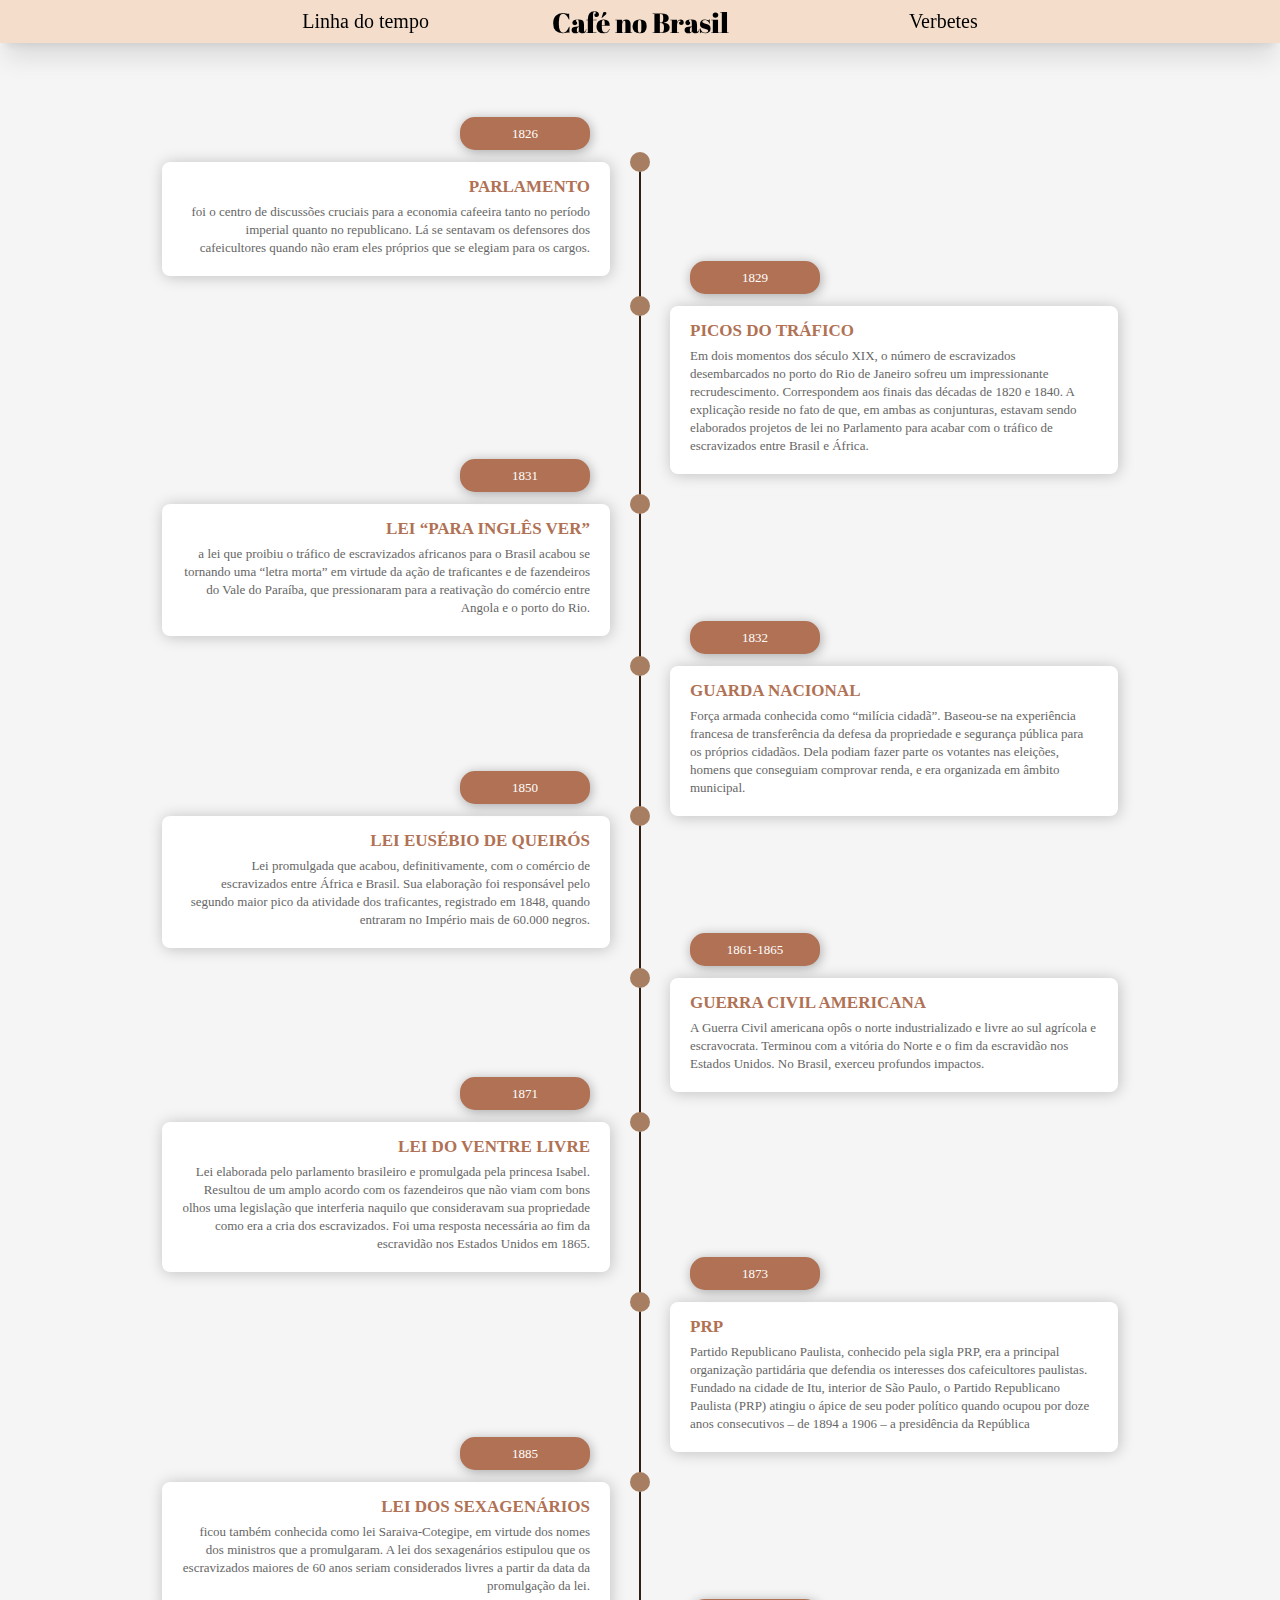
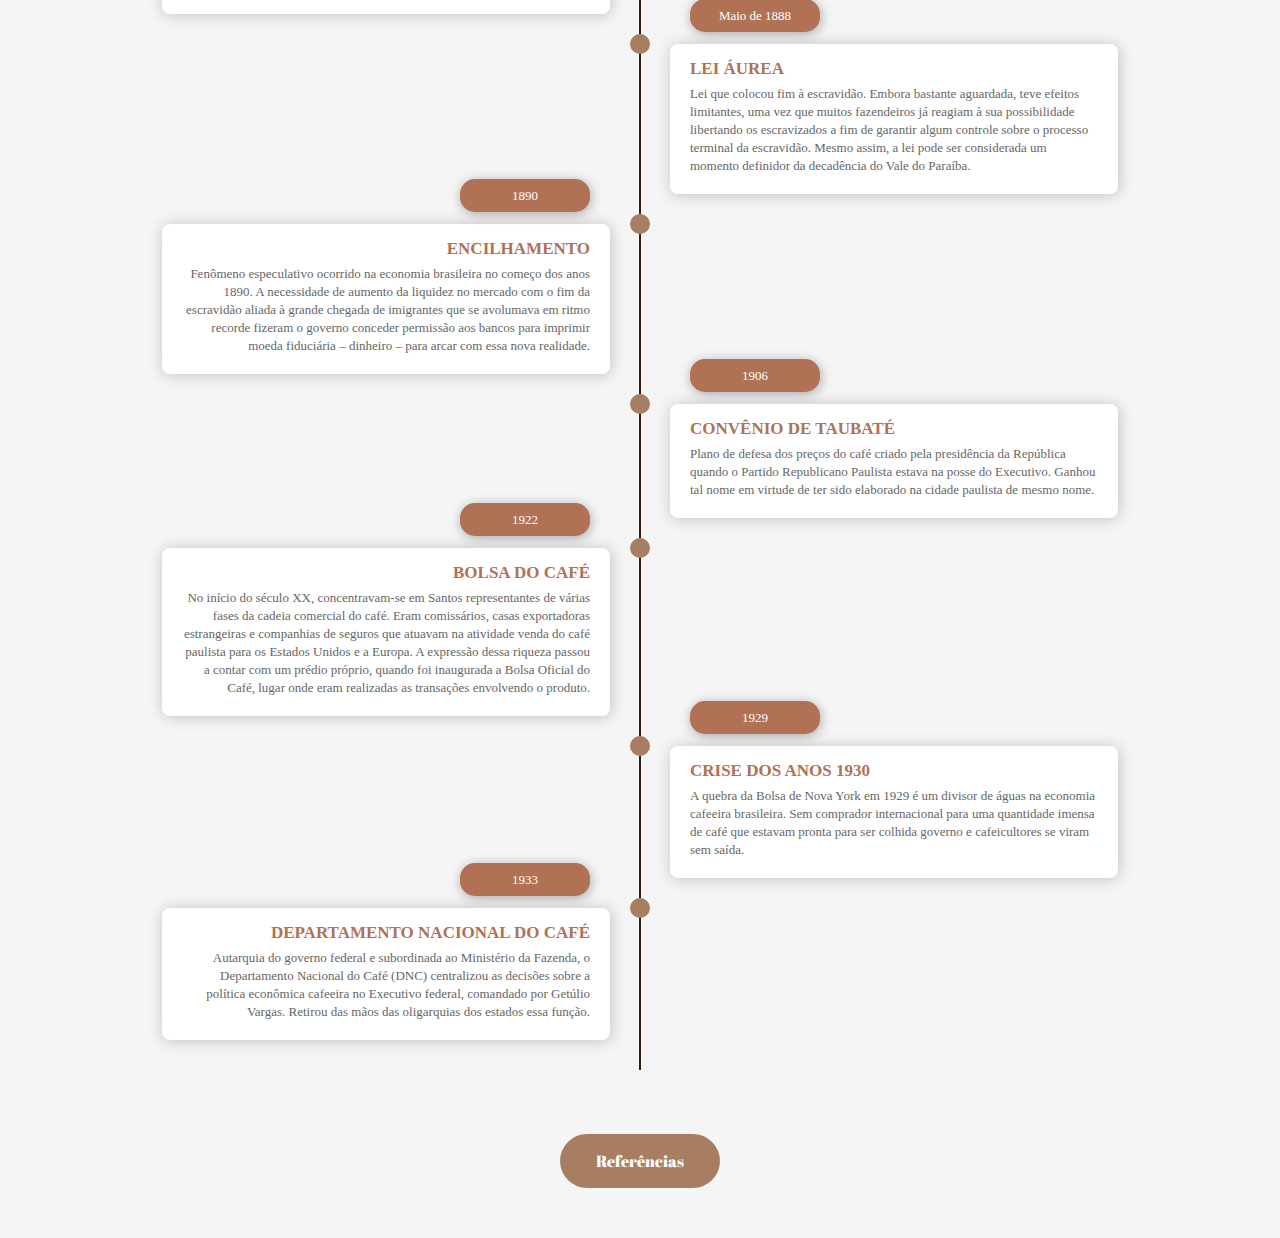
<file: index.html>
<!DOCTYPE html>
<html lang="en">
  <head>
    <meta charset="UTF-8" />
    <meta http-equiv="X-UA-Compatible" content="IE=edge" />
    <meta name="viewport" content="width=device-width, initial-scale=1.0" />
    <link rel="stylesheet" href="css/estilo.css" />
    <title>Dicionário - Século XIX</title>
  </head>
  <body>
    <header>
      <nav>
        <ul>
          <li><a href="index.html">Linha do tempo</a></li>
          <li><span></span></li>
          <li><a href="/" id="nome">Café no Brasil</a></li>
          <li><a href="verbetes.html">Verbetes</a></li>
        </ul>
      </nav>
    </header>
    <div class="main">
      <div class="container">
        <ul>
          <li>
            <h3 class="heading">PARLAMENTO</h3>
            <p>
              foi o centro de discussões cruciais para a economia cafeeira tanto no período imperial quanto no republicano. Lá se sentavam os defensores dos cafeicultores quando não eram eles próprios que se elegiam para os cargos.
            </p>
            <span class="date">1826</span>
            <span class="circle"></span>
          </li>
          <li>
            <h3 class="heading">PICOS DO TRÁFICO</h3>
            <p>
              Em dois momentos dos século XIX, o número de escravizados desembarcados no porto do Rio de Janeiro sofreu um impressionante recrudescimento. Correspondem aos finais das décadas de 1820 e 1840. A explicação reside no fato de que, em ambas as conjunturas, estavam sendo elaborados projetos de lei no Parlamento para acabar com o tráfico de escravizados entre Brasil e África.
            </p>
            <span class="date">1829</span>
            <span class="circle"></span>
          </li>
          <li>
            <h3 class="heading">LEI “PARA INGLÊS VER” </h3>
            <p>
              a lei que proibiu o tráfico de escravizados africanos para o Brasil acabou se tornando uma “letra morta” em virtude da ação de traficantes e de fazendeiros do Vale do Paraíba, que pressionaram para a reativação do comércio entre Angola e o porto do Rio.
            </p>
            <span class="date">1831</span>
            <span class="circle"></span>
          </li>
          <li>
            <h3 class="heading">GUARDA NACIONAL</h3>
            <p>
              Força armada conhecida como “milícia cidadã”. Baseou-se na experiência francesa de transferência da defesa da propriedade e segurança pública para os próprios cidadãos. Dela podiam fazer parte os votantes nas eleições, homens que conseguiam comprovar renda, e era organizada em âmbito municipal.
            </p>
            <span class="date">1832</span>
            <span class="circle"></span>
          </li>
          <li>
            <h3 class="heading">LEI EUSÉBIO DE QUEIRÓS</h3>
            <p>
              Lei promulgada que acabou, definitivamente, com o comércio de escravizados entre África e Brasil. Sua elaboração foi responsável pelo segundo maior pico da atividade dos traficantes, registrado em 1848, quando entraram no Império mais de 60.000 negros.
            </p>
            <span class="date">1850</span>
            <span class="circle"></span>
          </li>
          <li>
            <h3 class="heading">GUERRA CIVIL AMERICANA</h3>
            <p>
              A Guerra Civil americana opôs o norte industrializado e livre ao sul agrícola e escravocrata. Terminou com a vitória do Norte e o fim da escravidão nos Estados Unidos. No Brasil, exerceu profundos impactos.
            </p>
            <span class="date">1861-1865</span>
            <span class="circle"></span>
          </li>
          <li>
            <h3 class="heading">LEI DO VENTRE LIVRE</h3>
            <p>
              Lei elaborada pelo parlamento brasileiro e promulgada pela princesa Isabel. Resultou de um amplo acordo com os fazendeiros que não viam com bons olhos uma legislação que interferia naquilo que consideravam sua propriedade como era a  cria dos escravizados. Foi uma resposta necessária ao fim da escravidão nos Estados Unidos em 1865.
            </p>
            <span class="date">1871</span>
            <span class="circle"></span>
          </li>
          <li>
            <h3 class="heading">PRP</h3>
            <p>
              <p>                
                Partido Republicano Paulista, conhecido pela sigla PRP, era a principal organização partidária que defendia os interesses dos cafeicultores paulistas. Fundado na cidade de Itu, interior de São Paulo, o Partido Republicano Paulista (PRP) atingiu o ápice de seu poder político quando ocupou por doze anos consecutivos – de 1894 a 1906 – a presidência da República
            </p>
            <span class="date">1873</span>
            <span class="circle"></span>
          </li>
          <li>
            <h3 class="heading">LEI DOS SEXAGENÁRIOS</h3>
            <p>
              ficou também conhecida como lei Saraiva-Cotegipe, em virtude dos nomes dos ministros que a promulgaram. A lei dos sexagenários estipulou que os escravizados maiores de 60 anos seriam considerados livres a partir da data da promulgação da lei.
            </p>
            <span class="date">1885</span>
            <span class="circle"></span>
          </li>
          <li>
            <h3 class="heading">LEI ÁUREA</h3>
            <p>
              <p>                
                Lei que colocou fim à escravidão. Embora bastante aguardada, teve efeitos limitantes, uma vez que muitos fazendeiros já reagiam à sua possibilidade libertando os escravizados a fim de garantir algum controle sobre o processo terminal da escravidão. Mesmo assim, a lei pode ser considerada um momento definidor da decadência do Vale do Paraíba.
            </p>
            <span class="date">Maio de 1888</span>
            <span class="circle"></span>
          </li>
          <li>
            <h3 class="heading">ENCILHAMENTO</h3>
            <p>
              Fenômeno especulativo ocorrido na economia brasileira no começo dos anos 1890. A necessidade de aumento da liquidez no mercado com o fim da escravidão aliada à grande chegada de imigrantes que se avolumava em ritmo recorde fizeram o governo conceder permissão aos bancos para imprimir moeda fiduciária – dinheiro – para arcar com essa nova realidade.
            </p>
            <span class="date">1890</span>
            <span class="circle"></span>
          </li>
          <li>
            <h3 class="heading">CONVÊNIO DE TAUBATÉ</h3>
            <p>
              Plano de defesa dos preços do café criado pela presidência da República quando o Partido Republicano Paulista estava na posse do Executivo. Ganhou tal nome em virtude de ter sido elaborado na cidade paulista de mesmo nome.
            </p>
            <span class="date">1906</span>
            <span class="circle"></span>
          </li>
          <li>
            <h3 class="heading">BOLSA DO CAFÉ</h3>
            <p>
              No início do século XX, concentravam-se em Santos representantes de várias fases da cadeia comercial do café. Eram comissários, casas exportadoras estrangeiras e companhias de seguros que atuavam na atividade venda do café paulista para os Estados Unidos e a Europa. A expressão dessa riqueza passou a contar com um prédio próprio, quando foi inaugurada a Bolsa Oficial do Café, lugar onde eram realizadas as transações envolvendo o produto.
            </p>
            <span class="date">1922</span>
            <span class="circle"></span>
          </li>
          <li>
            <h3 class="heading">CRISE DOS ANOS 1930</h3>
            <p>
              A quebra da Bolsa de Nova York em 1929 é um divisor de águas na economia cafeeira brasileira. Sem comprador internacional para uma quantidade imensa de café que estavam pronta para ser colhida governo e cafeicultores se viram sem saída.
            </p>
            <span class="date">1929</span>
            <span class="circle"></span>
          </li>
          <li>
            <h3 class="heading">DEPARTAMENTO NACIONAL DO CAFÉ</h3>
            <p>
              Autarquia do governo federal e subordinada ao Ministério da Fazenda, o Departamento Nacional do Café (DNC) centralizou as decisões sobre a política econômica cafeeira no Executivo federal, comandado por Getúlio Vargas. Retirou das mãos das oligarquias dos estados essa função.
            </p>
            <span class="date">1933</span>
            <span class="circle"></span>
          </li>
        </ul>
      </div>
      <div id="ref"><a href="https://docs.google.com/presentation/d/1rsYu-zZhd5QSTadBAOsnVrcCkQYLiWk4/edit?usp=sharing&ouid=110363157849813949090&rtpof=true&sd=true">Referências</a></div>
    </div>
    <footer></footer>
  </body>
</html>
</file>
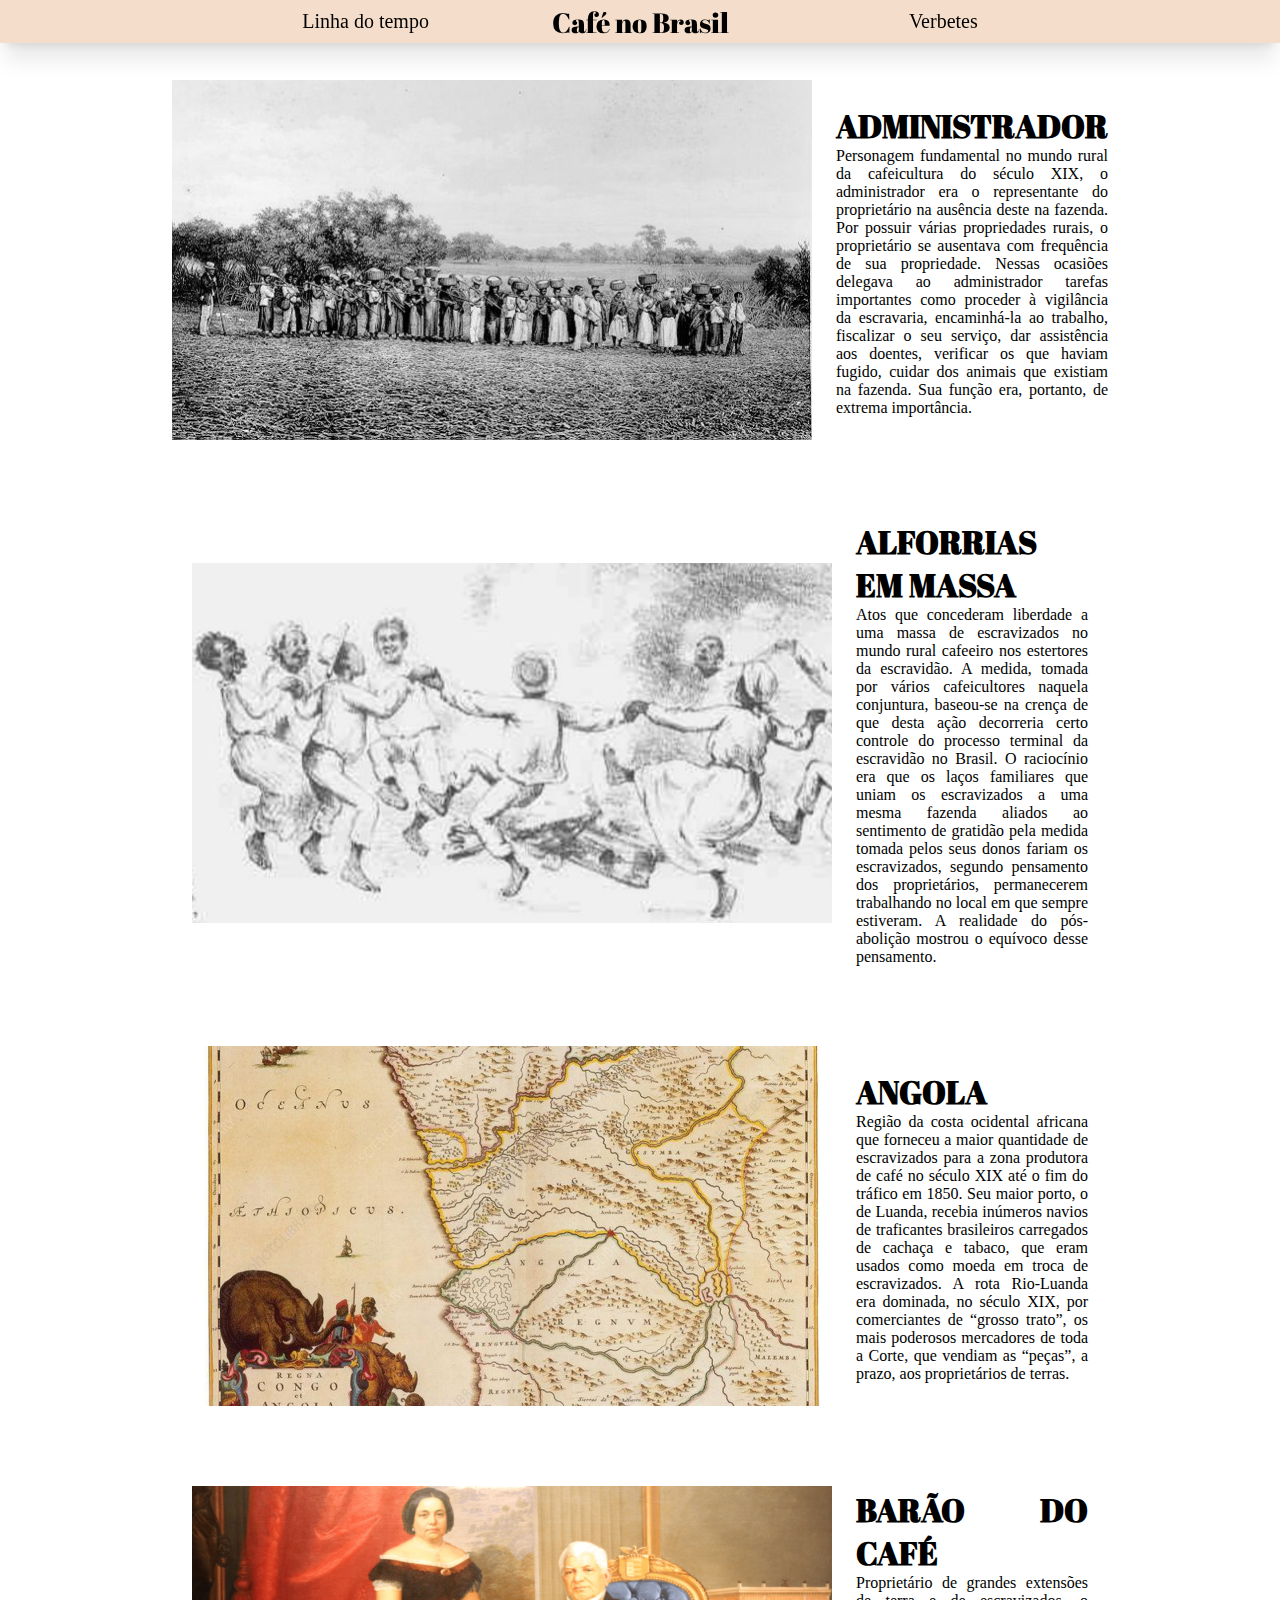
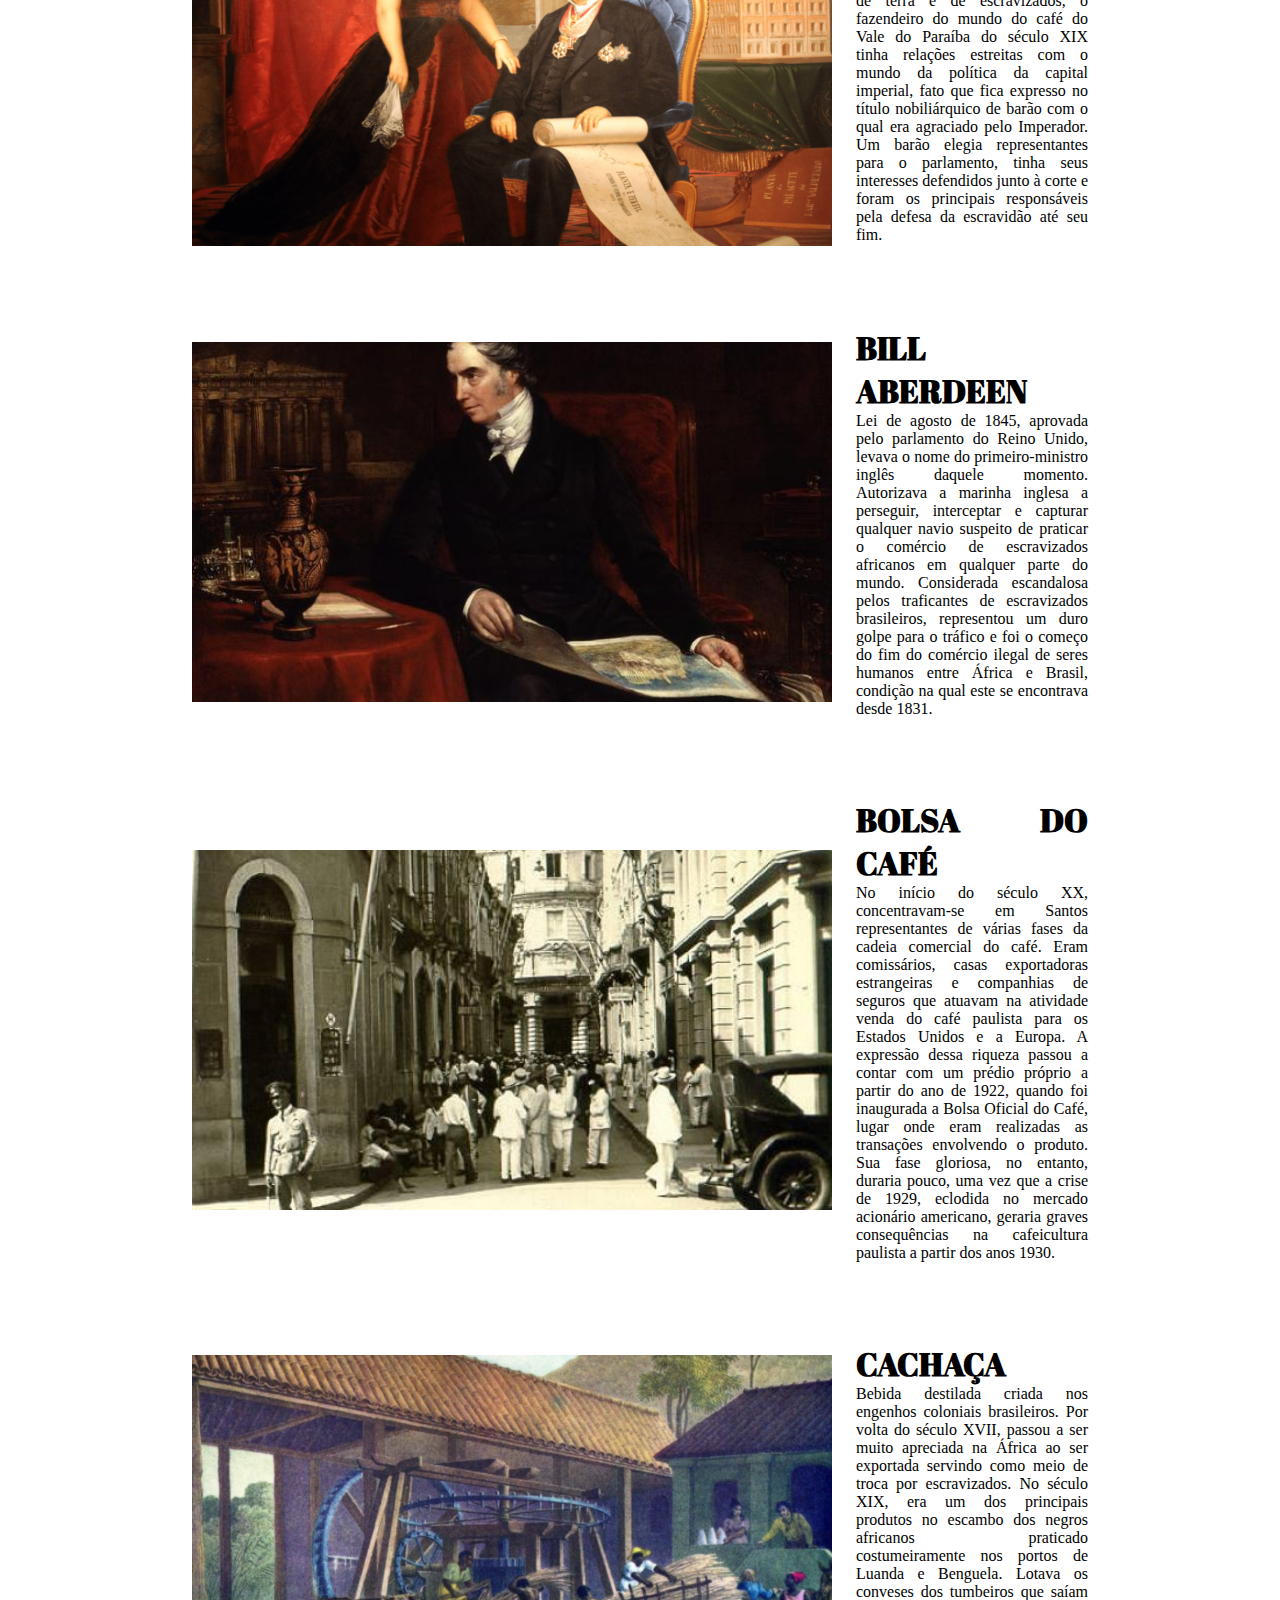
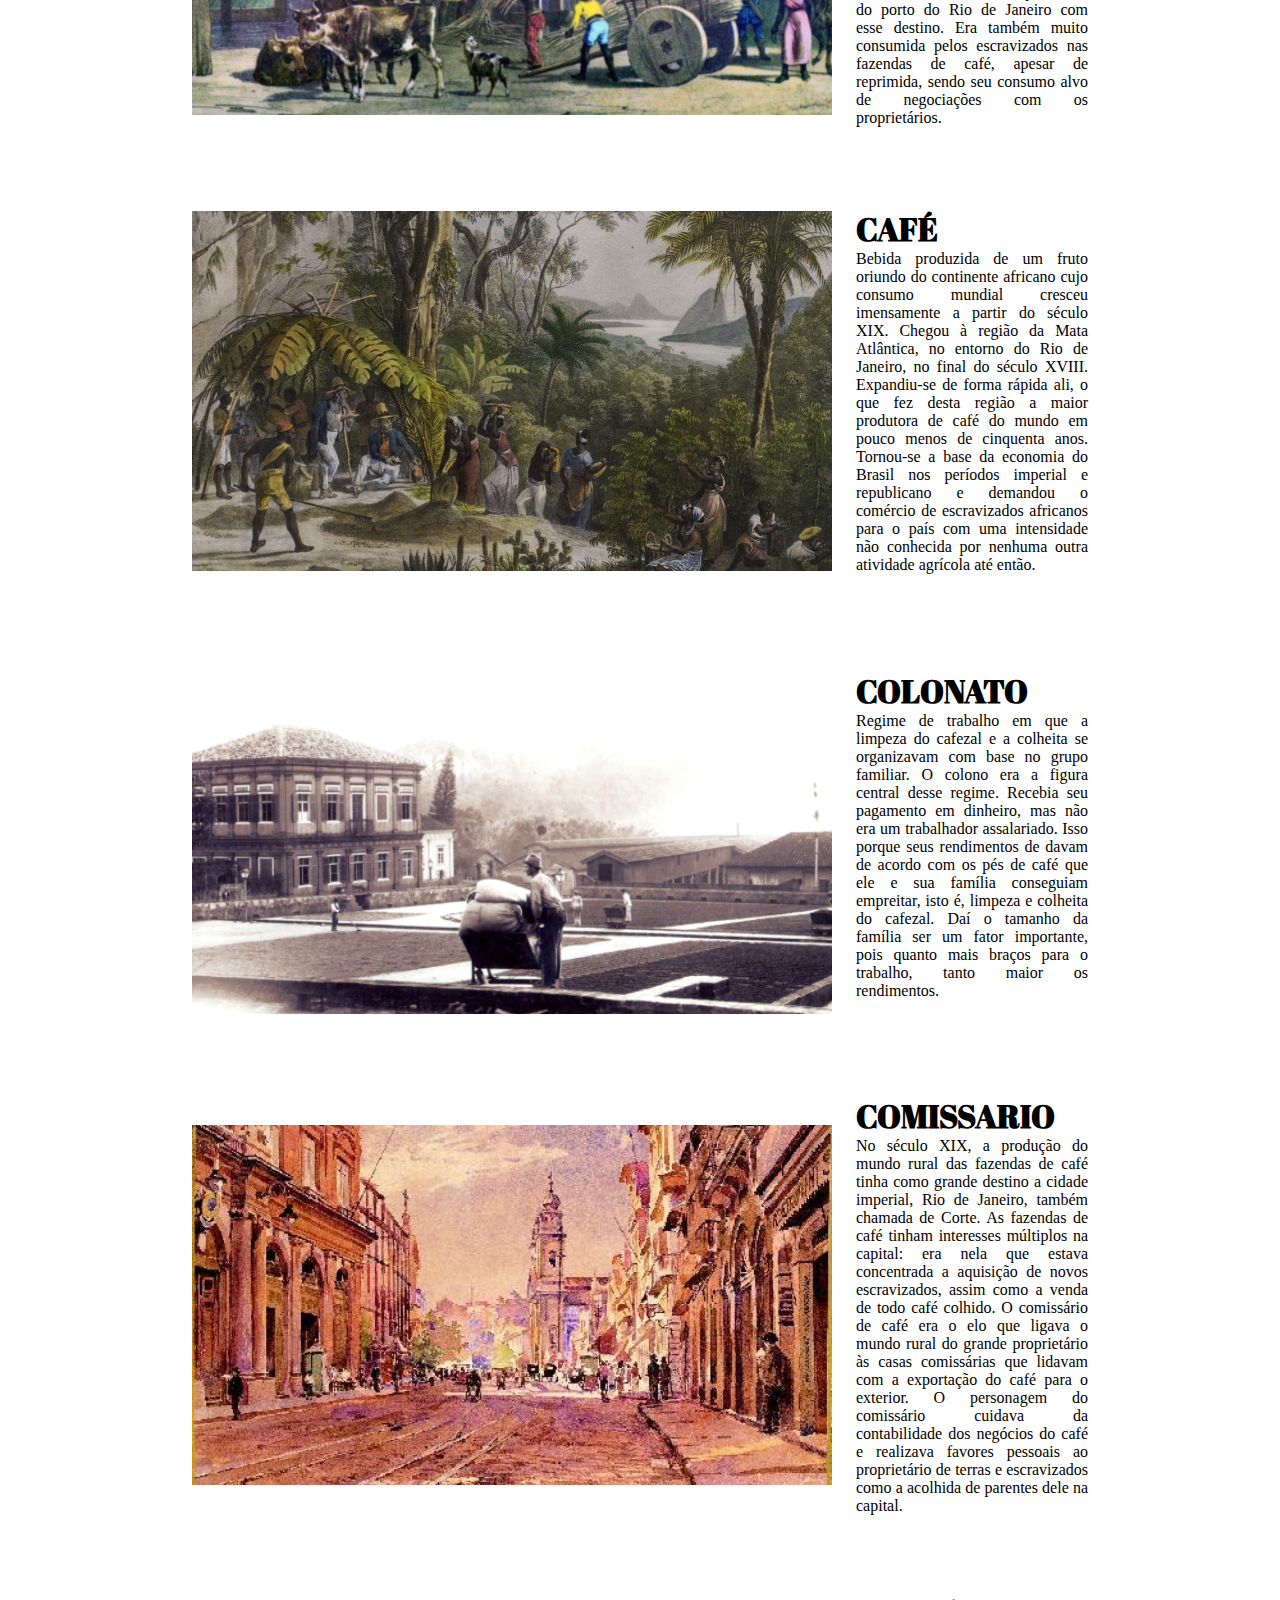
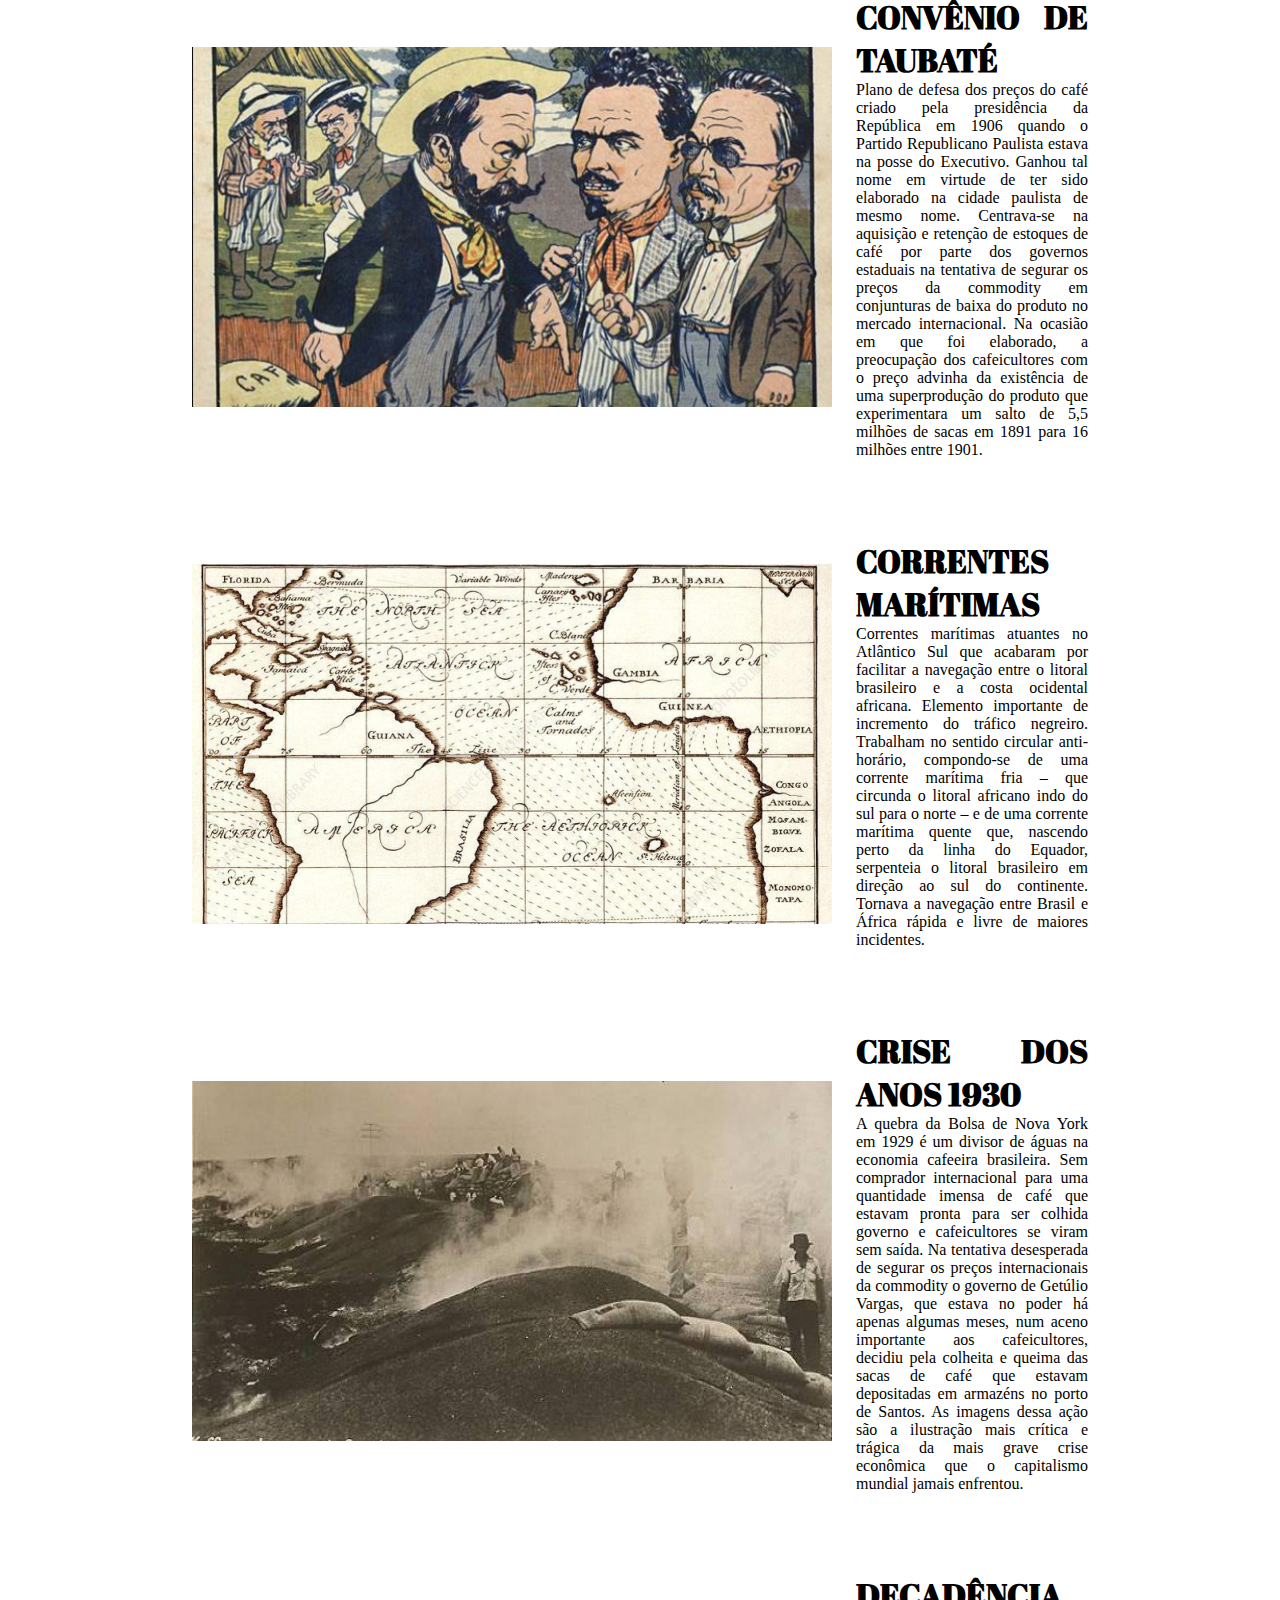
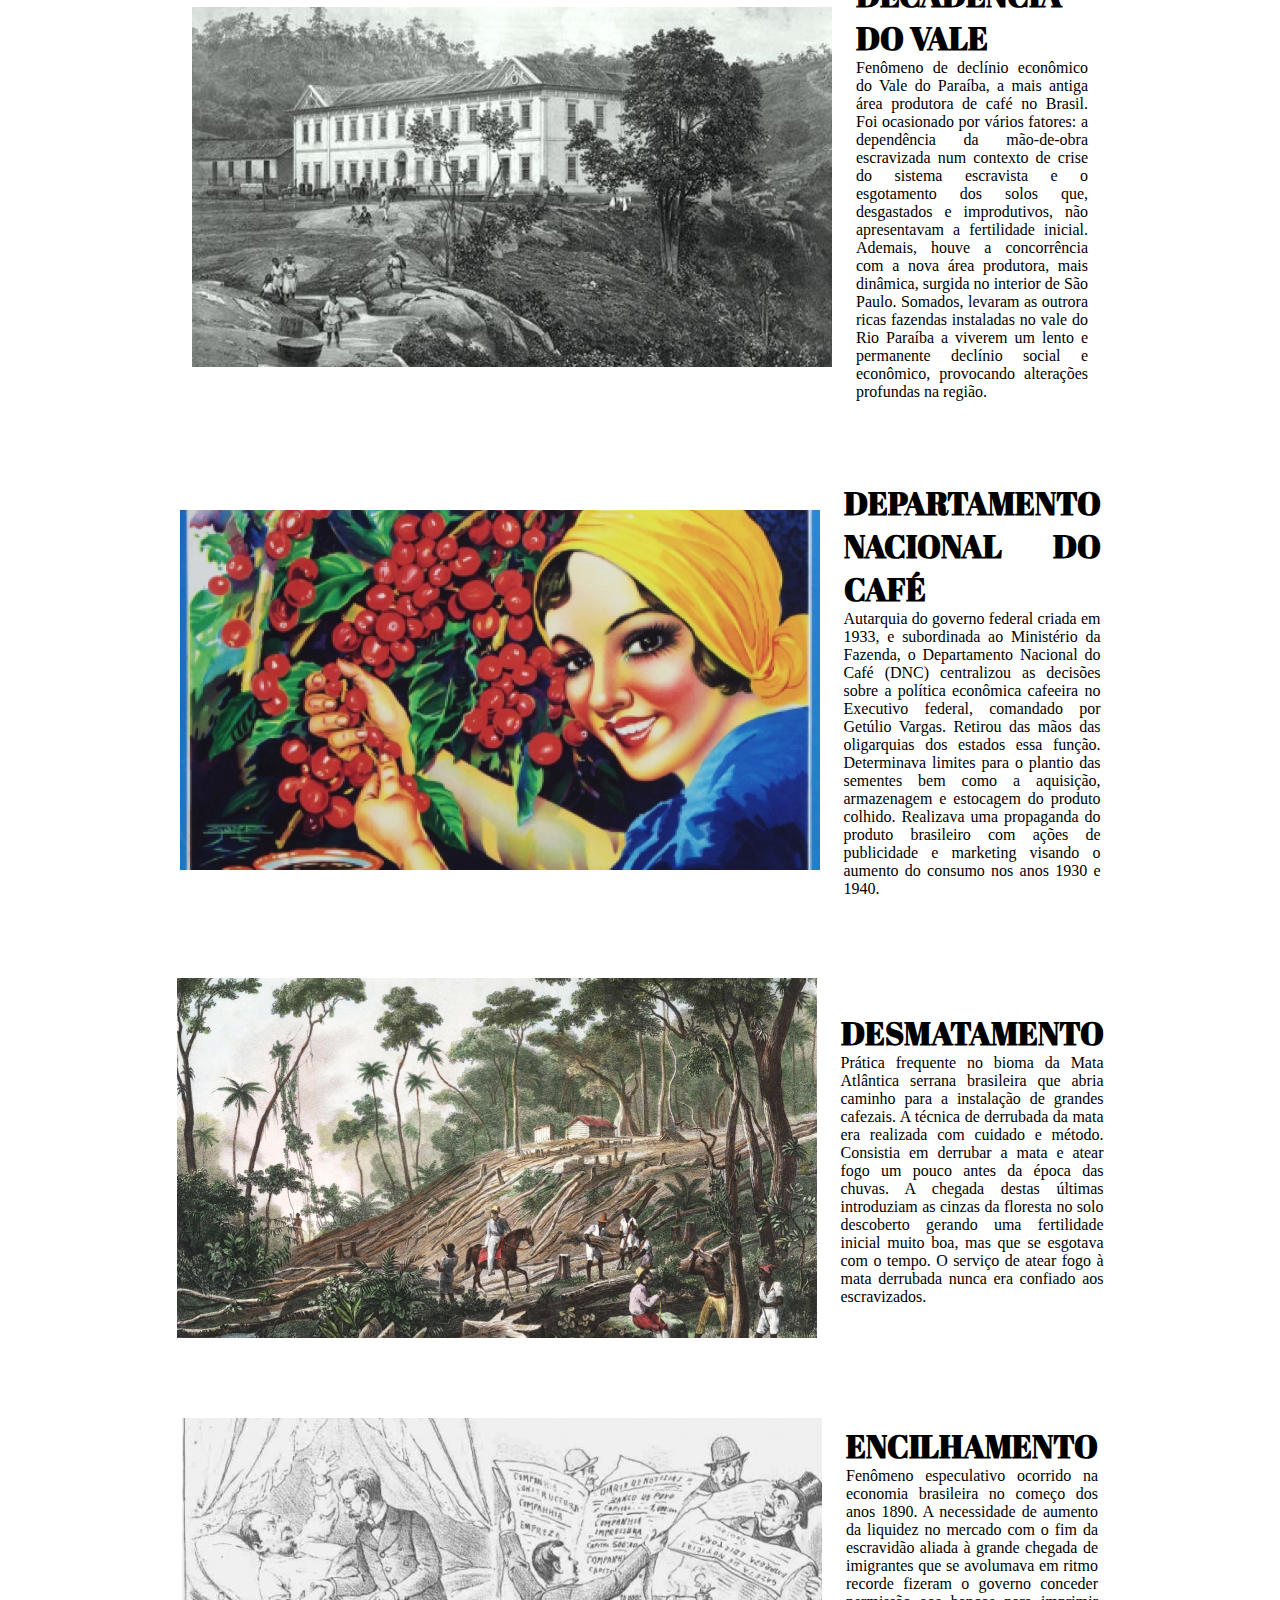
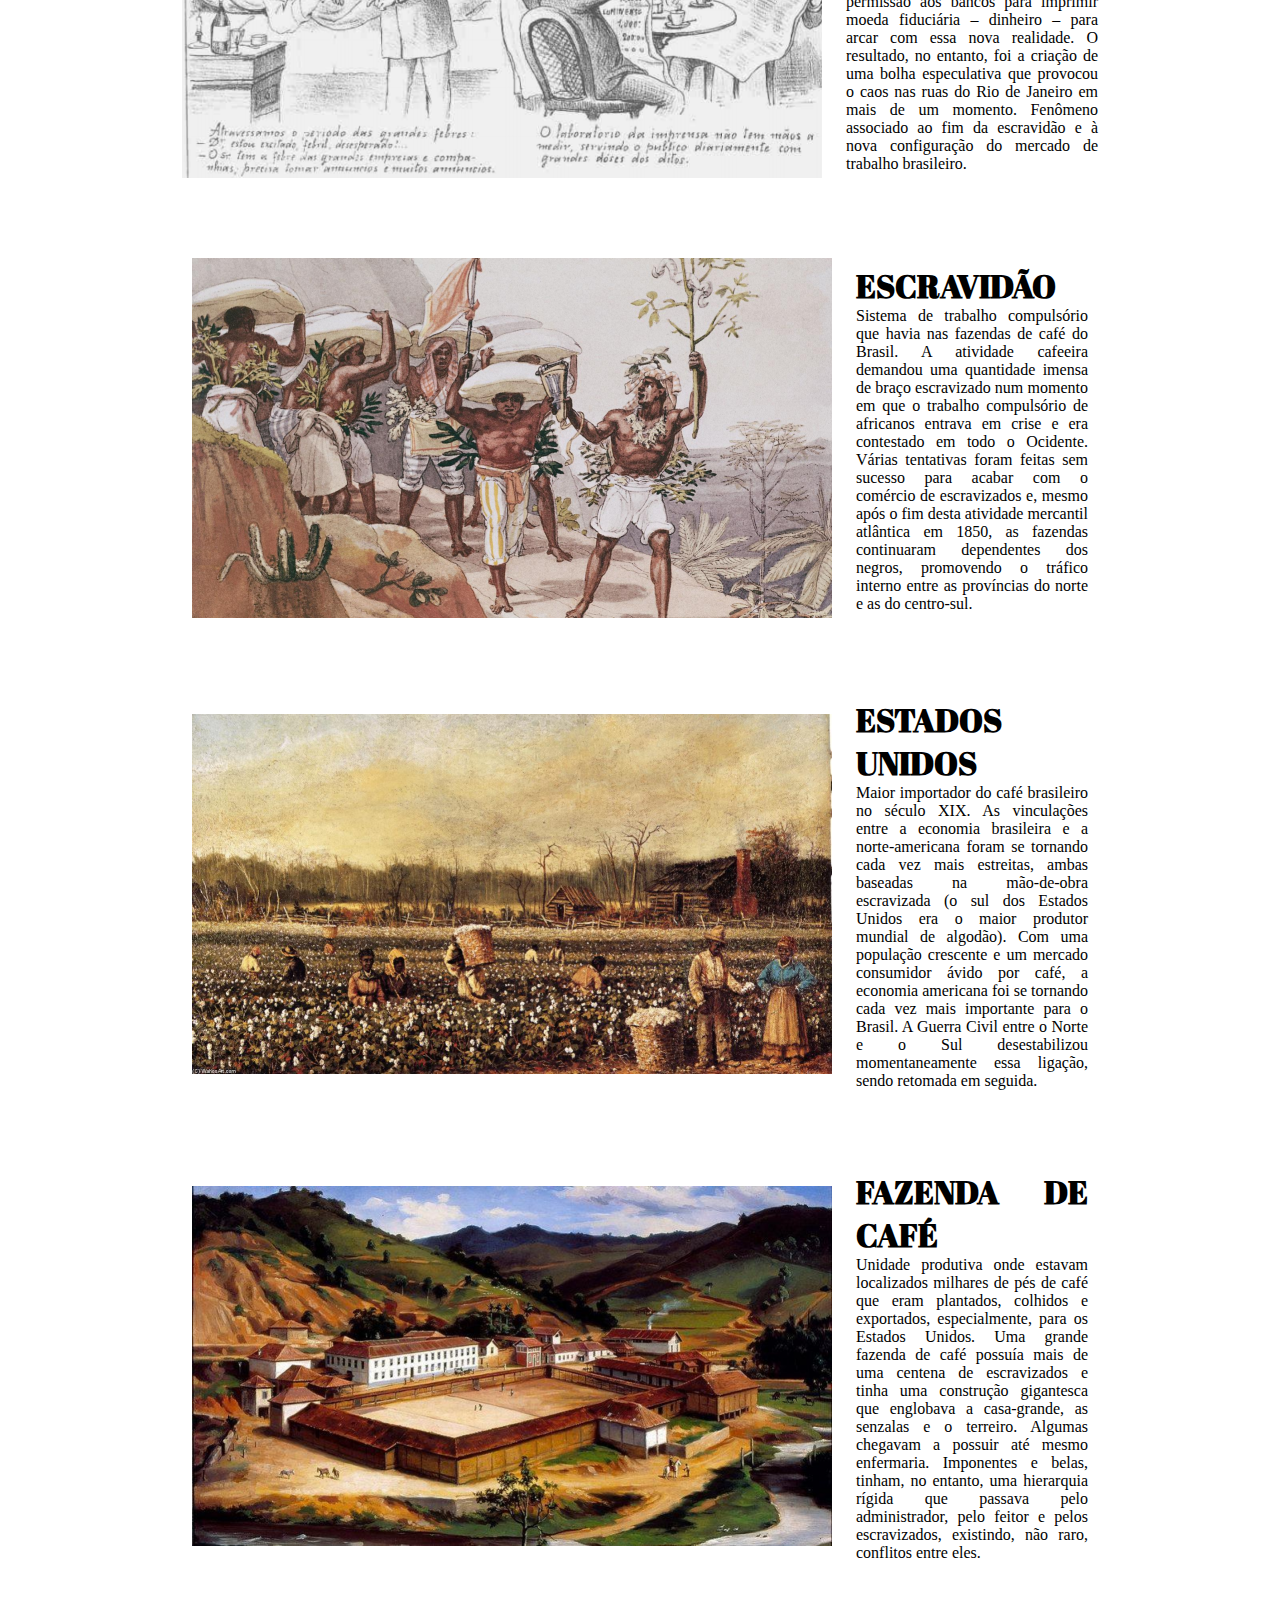
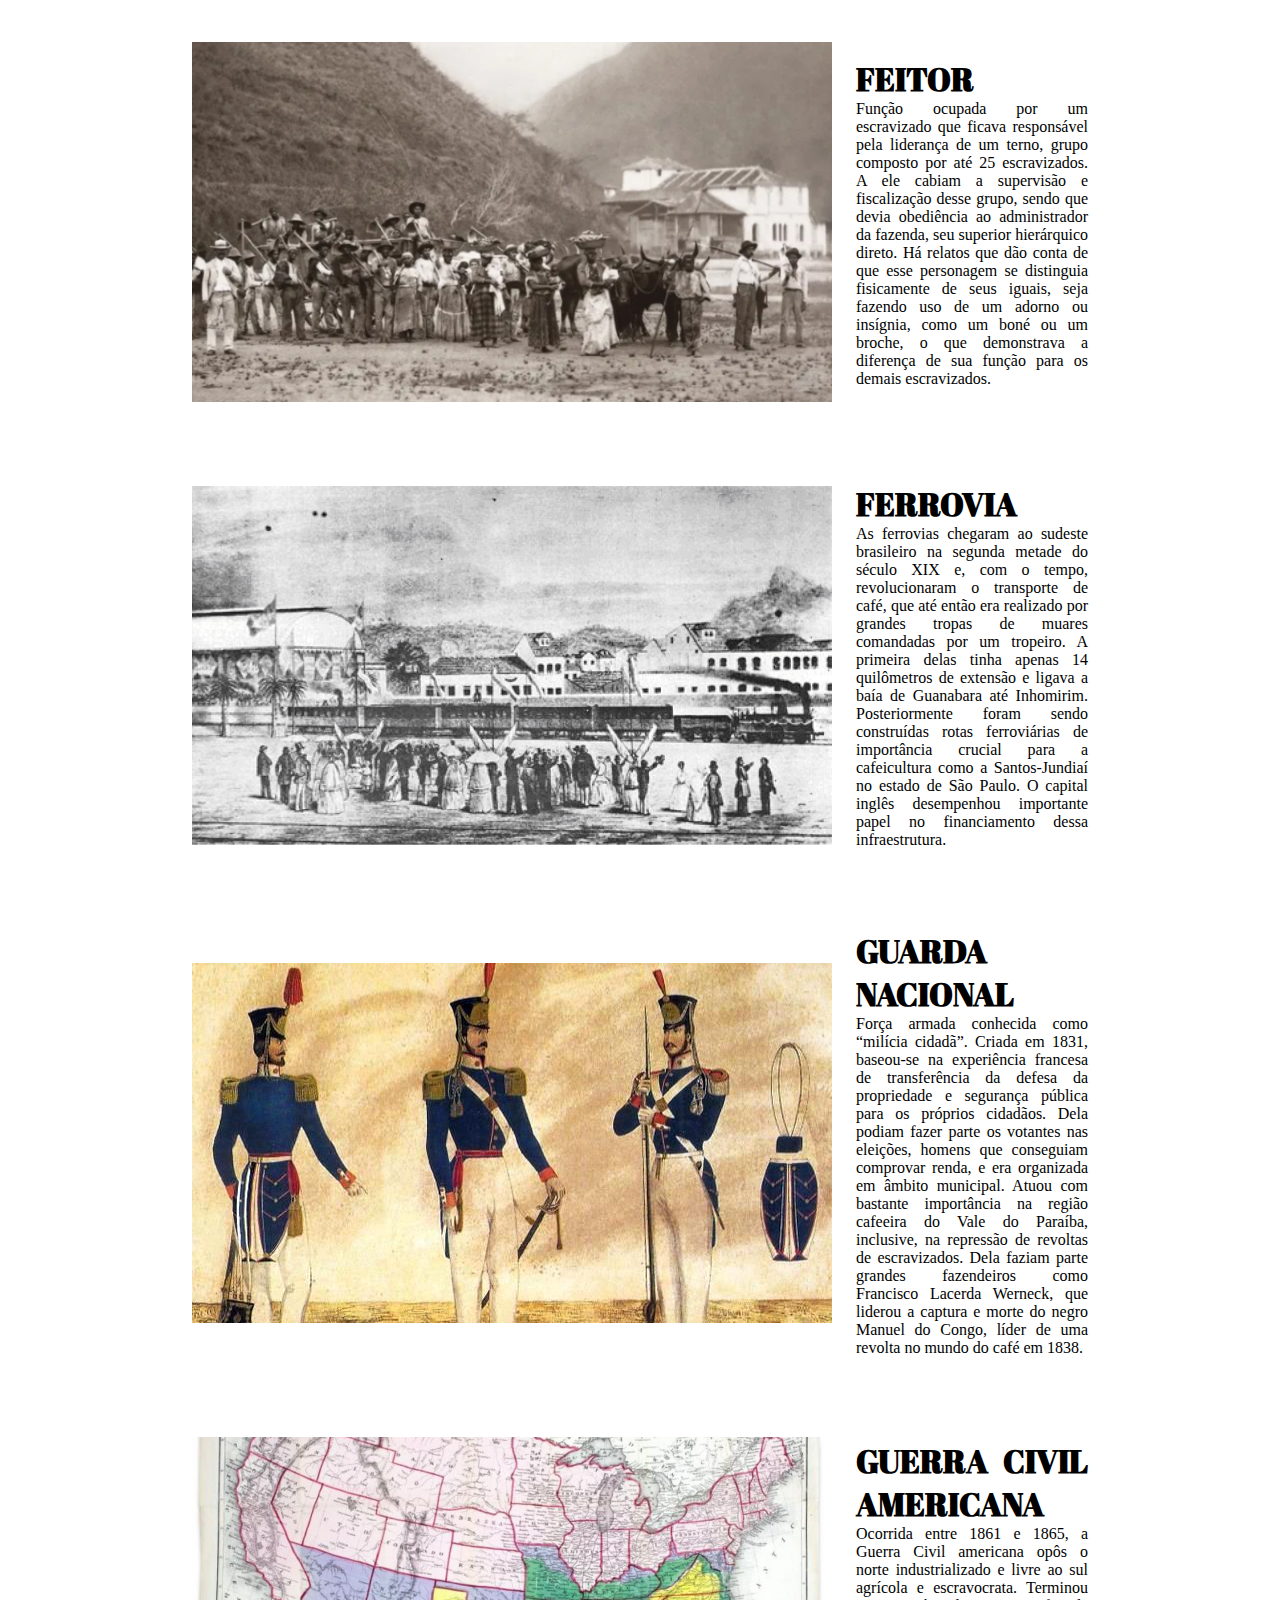
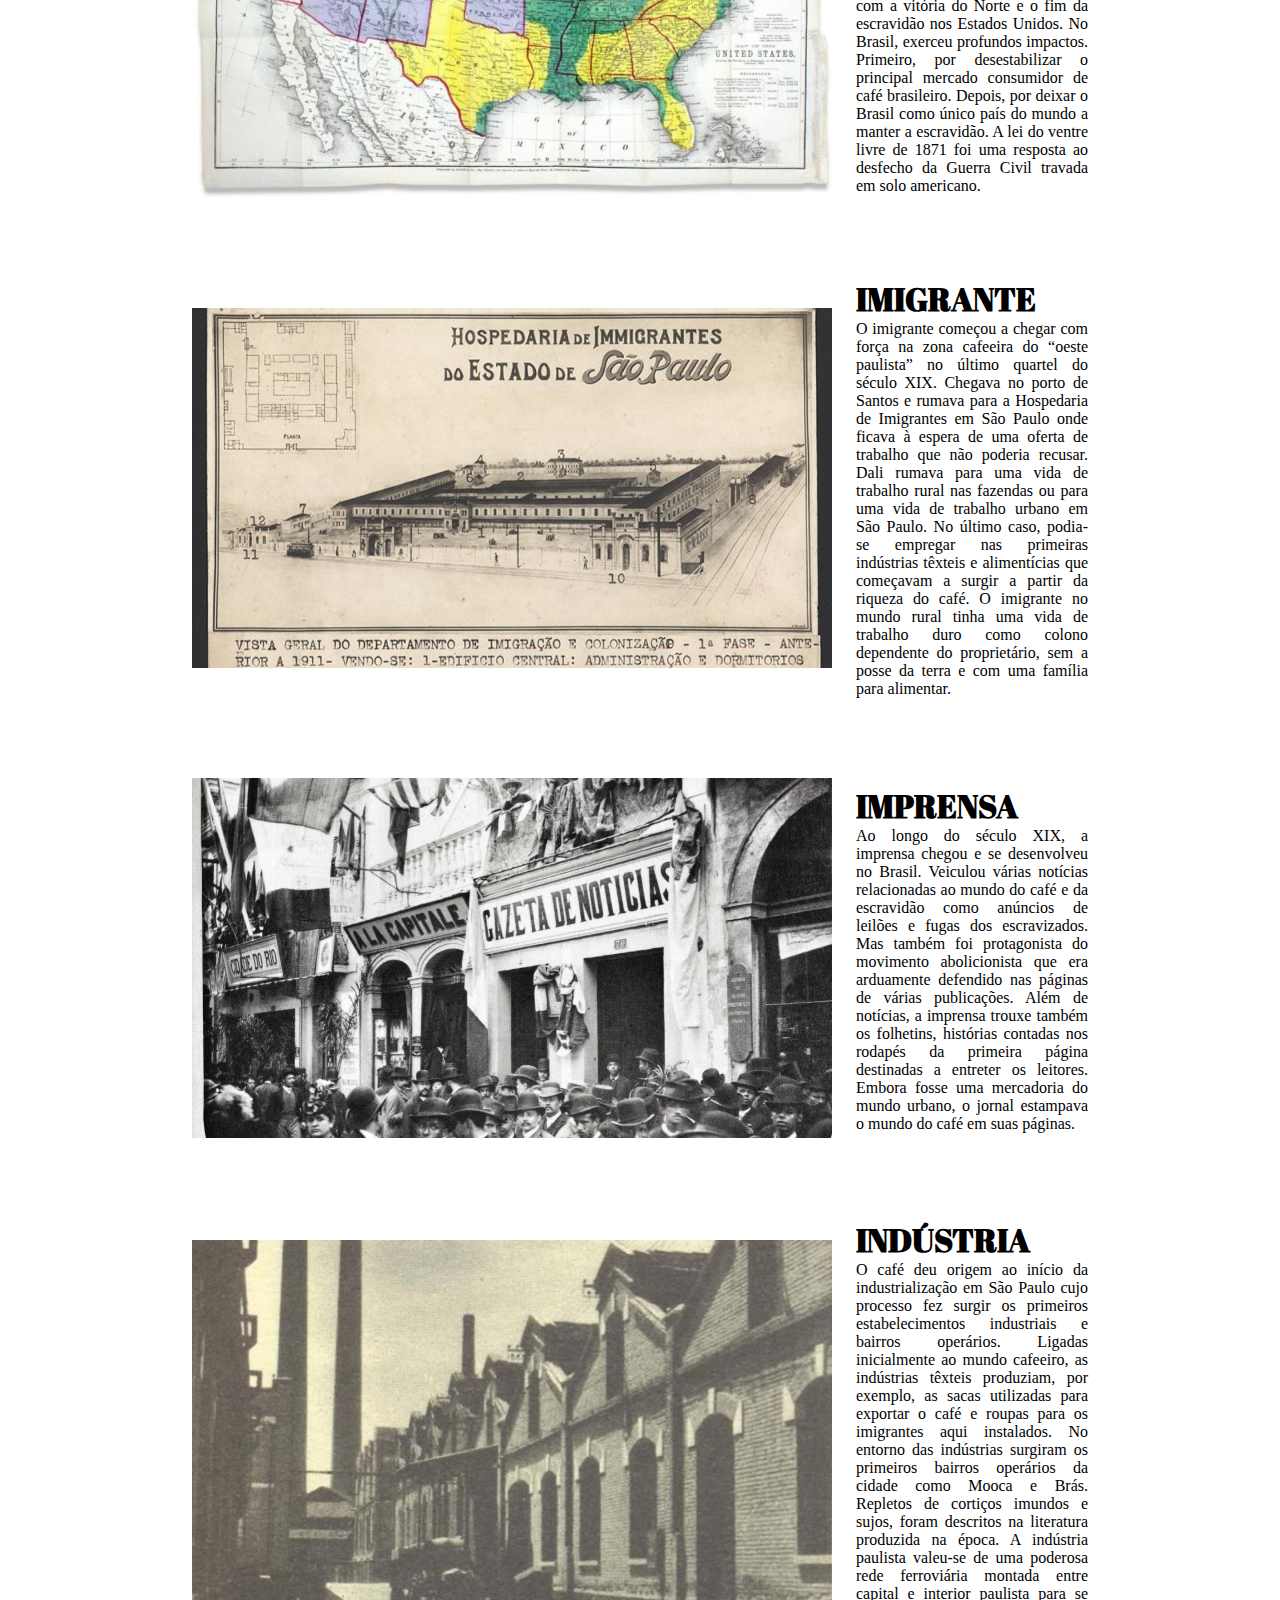
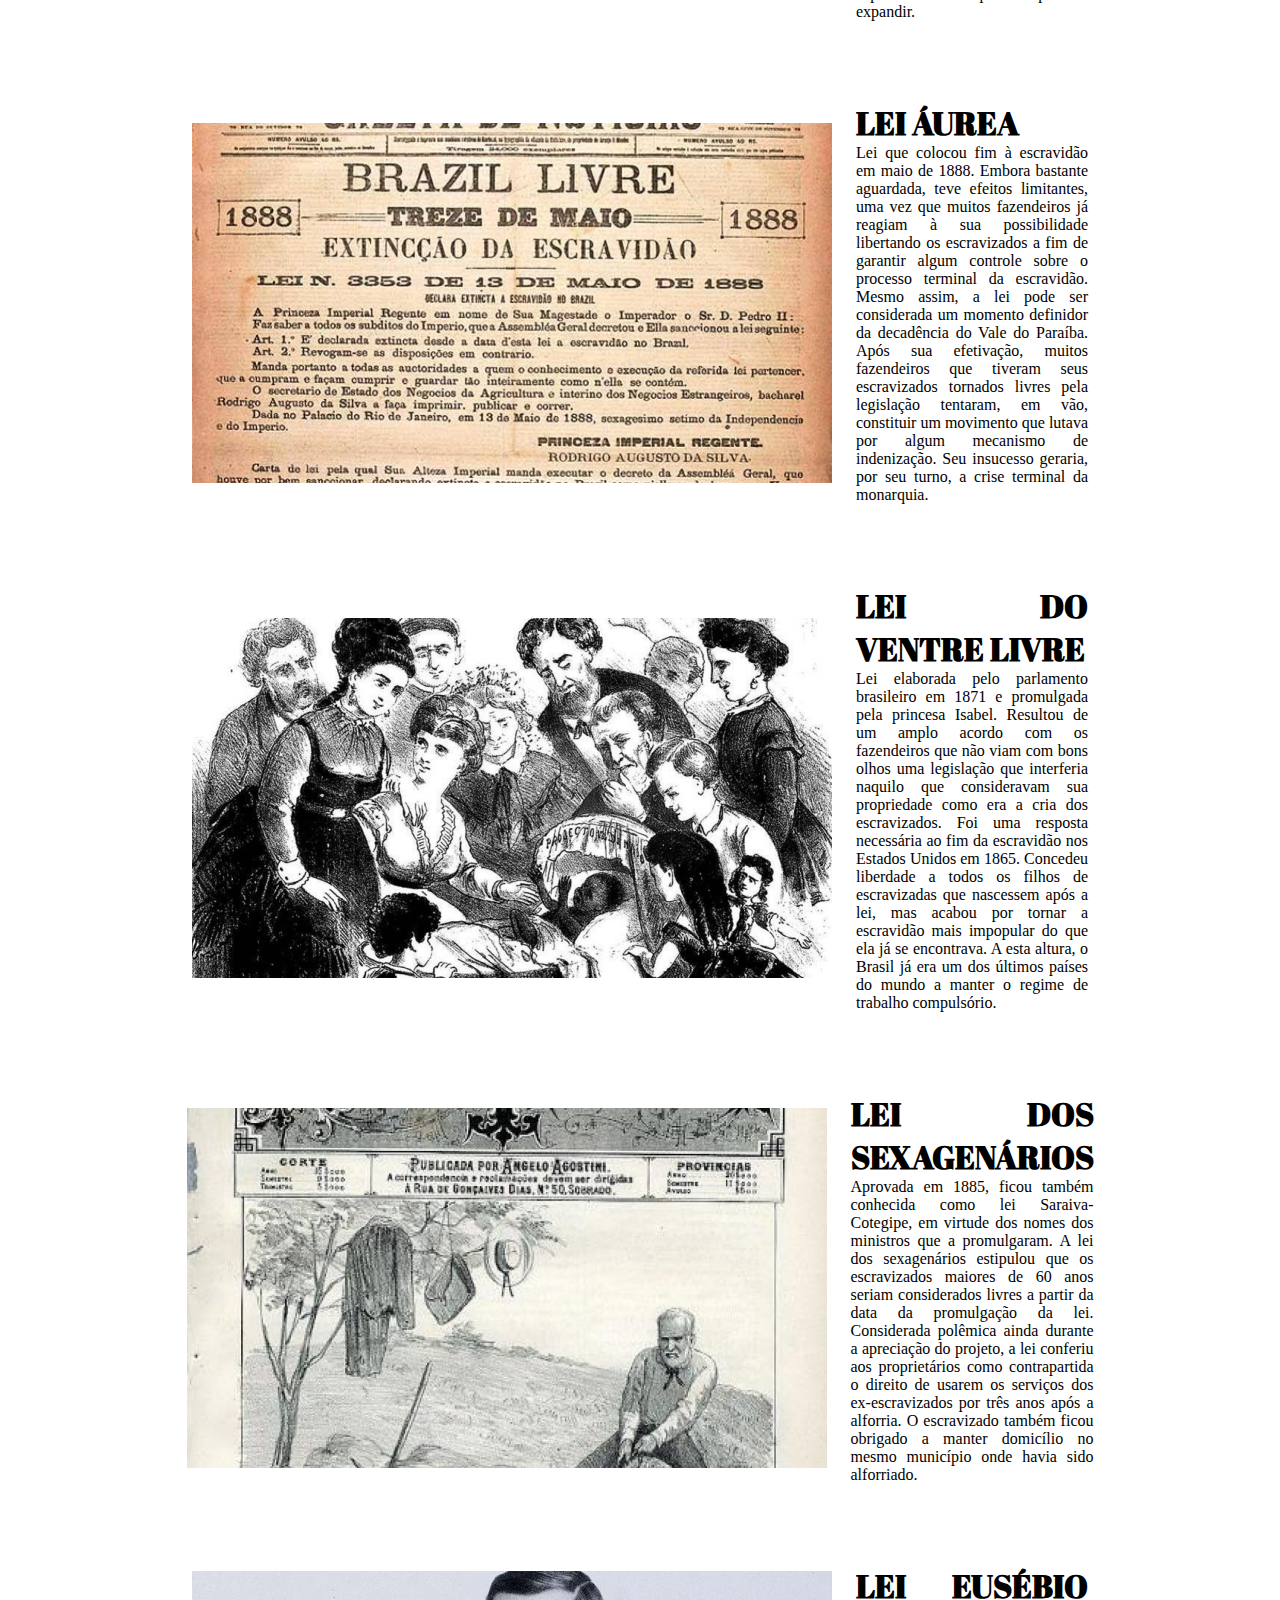
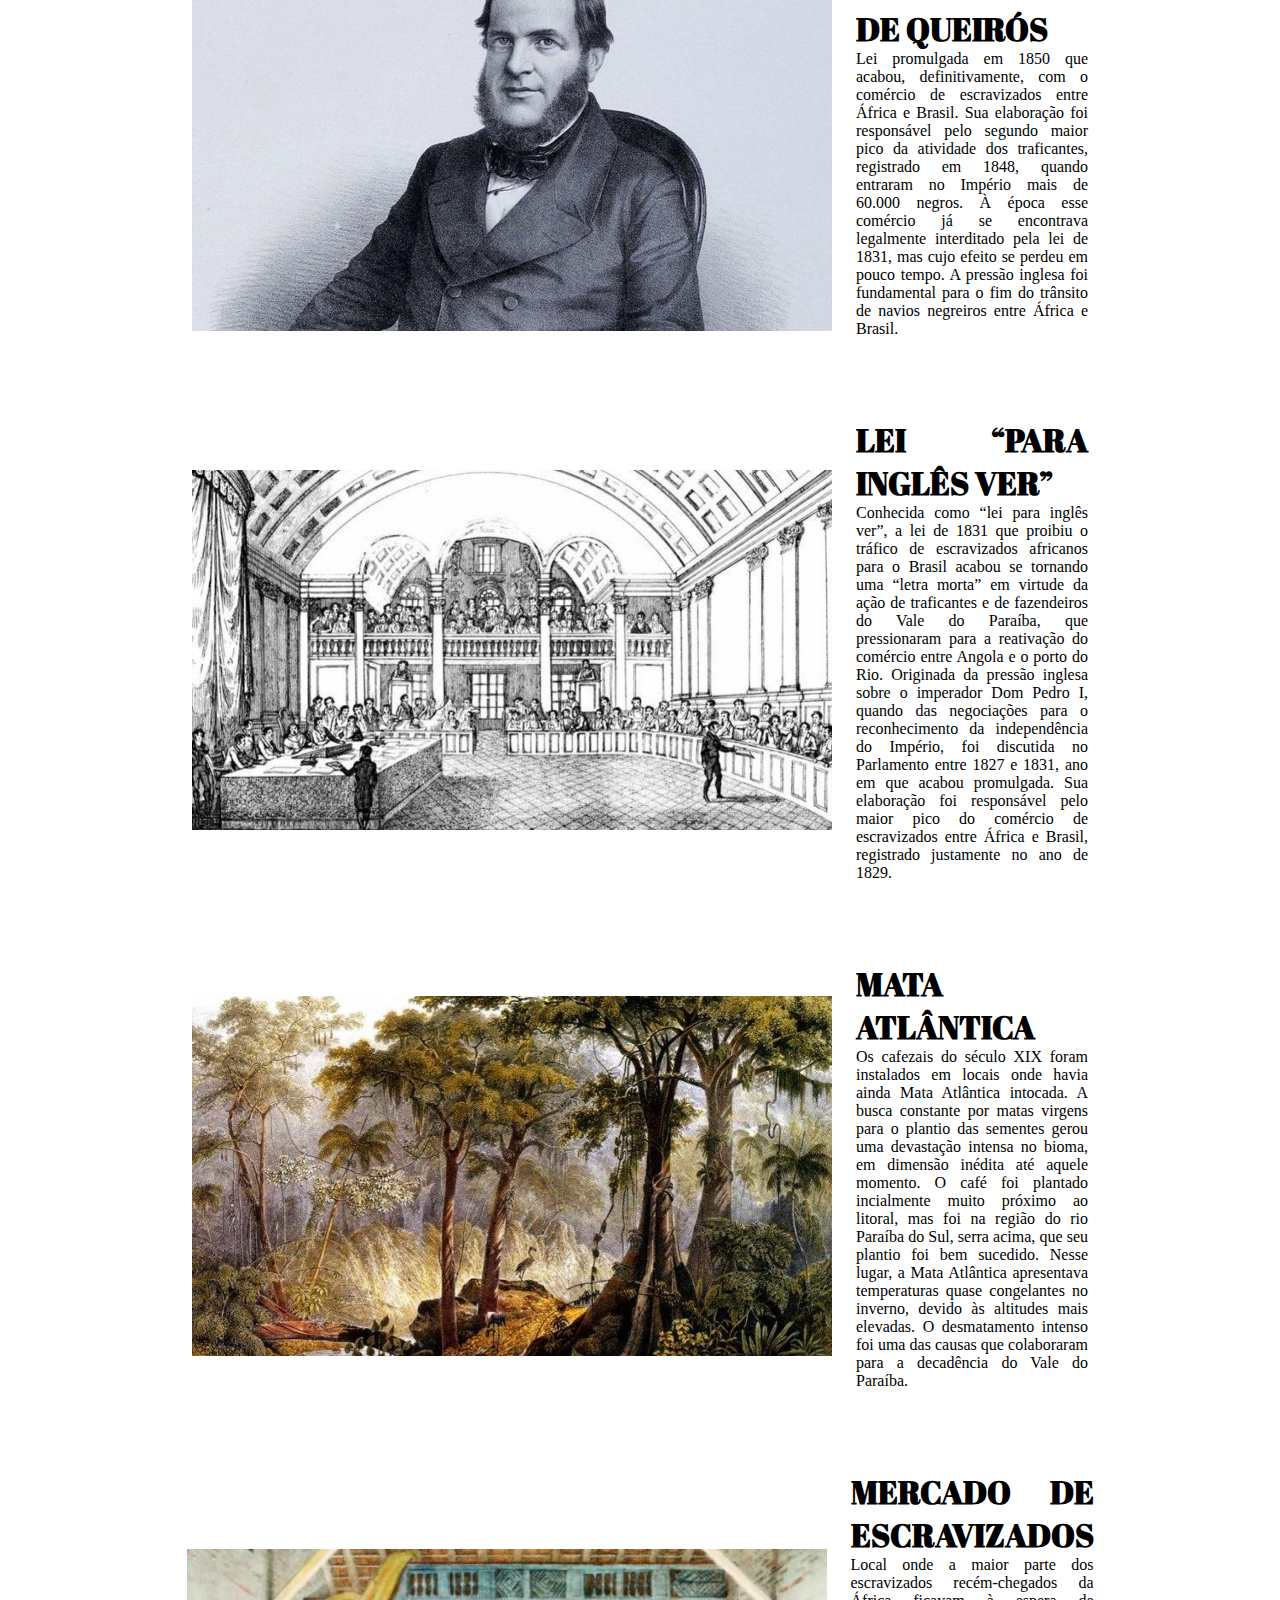
<file: verbetes.html>
<!DOCTYPE html>
<html lang="en">
  <head>
    <meta charset="UTF-8" />
    <meta http-equiv="X-UA-Compatible" content="IE=edge" />
    <meta name="viewport" content="width=device-width, initial-scale=1.0" />
    <link rel="stylesheet" href="css/estilo.css" />
    <title>Dicionário - Século XIX</title>
  </head>
  <body>
    <header>
      <nav>
        <ul>
          <li><a href="index.html">Linha do tempo</a></li>
          <li><span></span></li>
          <li><a href="#" id="nome">Café no Brasil</a></li>
          <li><a href="verbetes.html">Verbetes</a></li>
        </ul>
      </nav>
    </header>
    <main id="principal">
      <!--Div principal verbetes-->
      <div id="a" class="verbetes">
        <div>
          <img src="imagens/Administrador.png" />
          <span>
            <h1>ADMINISTRADOR</h1>
            <p>
              Personagem fundamental no mundo rural da cafeicultura do século
              XIX, o administrador era o representante do proprietário na
              ausência deste na fazenda. Por possuir várias propriedades rurais,
              o proprietário se ausentava com frequência de sua propriedade.
              Nessas ocasiões delegava ao administrador tarefas importantes como
              proceder à vigilância da escravaria, encaminhá-la ao trabalho,
              fiscalizar o seu serviço, dar assistência aos doentes, verificar
              os que haviam fugido, cuidar dos animais que existiam na fazenda.
              Sua função era, portanto, de extrema importância.
            </p>
          </span>
        </div>
        <div>
          <img src="imagens/Alforrias.png" />
          <span>
            <h1>ALFORRIAS EM MASSA</h1>
            <p>
              Atos que concederam liberdade a uma massa de escravizados no mundo
              rural cafeeiro nos estertores da escravidão. A medida, tomada por
              vários cafeicultores naquela conjuntura, baseou-se na crença de
              que desta ação decorreria certo controle do processo terminal da
              escravidão no Brasil. O raciocínio era que os laços familiares que
              uniam os escravizados a uma mesma fazenda aliados ao sentimento de
              gratidão pela medida tomada pelos seus donos fariam os
              escravizados, segundo pensamento dos proprietários, permanecerem
              trabalhando no local em que sempre estiveram. A realidade do
              pós-abolição mostrou o equívoco desse pensamento.
            </p>
          </span>
        </div>
        <div>
          <img src="imagens/Angola.png" />
          <span>
            <h1>ANGOLA</h1>
            <p>
              Região da costa ocidental africana que forneceu a maior quantidade
              de escravizados para a zona produtora de café no século XIX até o
              fim do tráfico em 1850. Seu maior porto, o de Luanda, recebia
              inúmeros navios de traficantes brasileiros carregados de cachaça e
              tabaco, que eram usados como moeda em troca de escravizados. A
              rota Rio-Luanda era dominada, no século XIX, por comerciantes de
              “grosso trato”, os mais poderosos mercadores de toda a Corte, que
              vendiam as “peças”, a prazo, aos proprietários de terras.
            </p>
          </span>
        </div>
      </div>
      <div id="b" class="verbetes">
        <div>
          <img src="imagens/Barao_cafe.png" />
          <span>
            <h1>BARÃO DO CAFÉ</h1>
            <p>
              Proprietário de grandes extensões de terra e de escravizados, o
              fazendeiro do mundo do café do Vale do Paraíba do século XIX tinha
              relações estreitas com o mundo da política da capital imperial,
              fato que fica expresso no título nobiliárquico de barão com o qual
              era agraciado pelo Imperador. Um barão elegia representantes para
              o parlamento, tinha seus interesses defendidos junto à corte e
              foram os principais responsáveis pela defesa da escravidão até seu
              fim.
            </p>
          </span>
        </div>
        <div>
          <img src="imagens/Bill_aberdeen.png" />
          <span>
            <h1>BILL ABERDEEN</h1>
            <p>
              Lei de agosto de 1845, aprovada pelo parlamento do Reino Unido, levava o nome do primeiro-ministro inglês daquele momento. Autorizava a marinha inglesa a perseguir, interceptar e capturar qualquer navio suspeito de praticar o comércio de escravizados africanos em qualquer parte do mundo. Considerada escandalosa pelos traficantes de escravizados brasileiros, representou um duro golpe para o tráfico e foi o começo do fim do comércio ilegal de seres humanos entre África e Brasil, condição na qual este se encontrava desde 1831.
            </p>
          </span>
        </div>
        <div>
          <img src="imagens/Bolsa.png" />
          <span>
            <h1>BOLSA DO CAFÉ </h1>
            <p>
              No início do século XX, concentravam-se em Santos representantes de várias fases da cadeia comercial do café. Eram comissários, casas exportadoras estrangeiras e companhias de seguros que atuavam na atividade venda do café paulista para os Estados Unidos e a Europa. A expressão dessa riqueza passou a contar com um prédio próprio a partir do ano de 1922, quando foi inaugurada a Bolsa Oficial do Café, lugar onde eram realizadas as transações envolvendo o produto. Sua fase gloriosa, no entanto, duraria pouco, uma vez que a crise de 1929, eclodida no mercado acionário americano, geraria graves consequências na cafeicultura paulista a partir dos anos 1930.
            </p>
          </span>
        </div>
      </div>
      <div id="c" class="verbetes">
        <div>
          <img src="imagens/Cachaca.png" />
          <span>
            <h1>CACHAÇA</h1>
            <p>
              Bebida destilada criada nos engenhos coloniais brasileiros. Por volta do século XVII, passou a ser muito apreciada na África ao ser exportada servindo como meio de troca por escravizados. No século XIX, era um dos principais produtos no escambo dos negros africanos praticado costumeiramente nos portos de Luanda e Benguela. Lotava os conveses dos tumbeiros que saíam do porto do Rio de Janeiro com esse destino. Era também muito consumida pelos escravizados nas fazendas de café, apesar de reprimida, sendo seu consumo alvo de negociações com os proprietários.
            </p>
          </span>
        </div>
        <div>
          <img src="imagens/Café.png" />
          <span>
            <h1>CAFÉ</h1>
            <p>
              Bebida produzida de um fruto oriundo do continente africano cujo consumo mundial cresceu imensamente a partir do século XIX. Chegou à região da Mata Atlântica, no entorno do Rio de Janeiro, no final do século XVIII. Expandiu-se de forma rápida ali, o que fez desta região a maior produtora de café do mundo em pouco menos de cinquenta anos. Tornou-se a base da economia do Brasil nos períodos imperial e republicano e demandou o comércio de escravizados africanos para o país com uma intensidade não conhecida por nenhuma outra atividade agrícola até então.
            </p>
          </span>
        </div>
        <div>
          <img src="imagens/Colonato.png" />
          <span>
            <h1>COLONATO</h1>
            <p>
              Regime de trabalho em que a limpeza do cafezal e a colheita se organizavam com base no grupo familiar. O colono era a figura central desse regime. Recebia seu pagamento em dinheiro, mas não era um trabalhador assalariado. Isso porque seus rendimentos de davam de acordo com os pés de café que ele e sua família conseguiam empreitar, isto é, limpeza e colheita do cafezal. Daí o tamanho da família ser um fator importante, pois quanto mais braços para o trabalho, tanto maior os rendimentos.
            </p>
          </span>
        </div>
        <div>
          <img src="imagens/Comissario.png" />
          <span>
            <h1>COMISSARIO</h1>
            <p>
              No século XIX, a produção do mundo rural das fazendas de café tinha como grande destino a cidade imperial, Rio de Janeiro, também chamada de Corte. As fazendas de café tinham interesses múltiplos na capital: era nela que estava concentrada a aquisição de novos escravizados, assim como a venda de todo café colhido. O comissário de café era o elo que ligava o mundo rural do grande proprietário às casas comissárias que lidavam com a exportação do café para o exterior. O personagem do comissário cuidava da contabilidade dos negócios do café e realizava favores pessoais ao proprietário de terras e escravizados como a acolhida de parentes dele na capital. 
            </p>
          </span>
        </div>
        <div>
          <img src="imagens/Convenio.png" />
          <span>
            <h1>CONVÊNIO DE TAUBATÉ</h1>
            <p>
              Plano de defesa dos preços do café criado pela presidência da República em 1906 quando o Partido Republicano Paulista estava na posse do Executivo. Ganhou tal nome em virtude de ter sido elaborado na cidade paulista de mesmo nome. Centrava-se na aquisição e retenção de estoques de café por parte dos governos estaduais na tentativa de segurar os preços da commodity em conjunturas de baixa do produto no mercado internacional. Na ocasião em que foi elaborado, a preocupação dos cafeicultores com o preço advinha da  existência de uma superprodução do produto que experimentara um salto de 5,5 milhões de sacas em 1891 para 16 milhões entre 1901.
            </p>
          </span>
        </div>
        <div>
          <img src="imagens/Corrente_mar.png" />
          <span>
            <h1>CORRENTES MARÍTIMAS</h1>
            <p>
              Correntes marítimas atuantes no Atlântico Sul que acabaram por facilitar a navegação entre o litoral brasileiro e a costa ocidental africana. Elemento importante de incremento do tráfico negreiro. Trabalham no sentido circular anti-horário, compondo-se de uma corrente marítima fria – que circunda o litoral africano indo do sul para o norte – e de uma corrente marítima quente que, nascendo perto da linha do Equador, serpenteia o litoral brasileiro em direção ao sul do continente. Tornava a navegação entre Brasil e África rápida e livre de maiores incidentes.
            </p>
          </span>
        </div>
        <div>
          <img src="imagens/Crise_30.png" />
          <span>
            <h1>CRISE DOS ANOS 1930</h1>
            <p>
              A quebra da Bolsa de Nova York em 1929 é um divisor de águas na economia cafeeira brasileira. Sem comprador internacional para uma quantidade imensa de café que estavam pronta para ser colhida governo e cafeicultores se viram sem saída. Na tentativa desesperada de segurar os preços internacionais da commodity o governo de Getúlio Vargas, que estava no poder há apenas algumas meses, num aceno importante aos cafeicultores, decidiu pela colheita e queima das sacas de café que estavam depositadas em armazéns no porto de Santos. As imagens dessa ação são a ilustração mais crítica e trágica da mais grave crise econômica que o capitalismo mundial jamais enfrentou.
            </p>
          </span>
        </div>
      </div>
      <div id="d" class="verbetes">
        <div>
          <img src="imagens/Decadencia_vale.png" />
          <span>
            <h1>DECADÊNCIA DO VALE</h1>
            <p>
              Fenômeno de declínio econômico do Vale do Paraíba, a mais antiga área produtora de café no Brasil. Foi ocasionado por vários fatores: a dependência da mão-de-obra escravizada num contexto de crise do sistema escravista e o esgotamento dos solos que, desgastados e improdutivos, não apresentavam a fertilidade inicial. Ademais, houve a concorrência com a nova área produtora, mais dinâmica, surgida no interior de São Paulo. Somados, levaram as outrora ricas fazendas instaladas no vale do Rio Paraíba a viverem um lento e permanente declínio social e econômico, provocando alterações profundas na região.
            </p>
          </span>
        </div>
        <div>
          <img src="imagens/Dep_cafe.png" />
          <span>
            <h1>DEPARTAMENTO NACIONAL DO CAFÉ</h1>
            <p>
              Autarquia do governo federal criada em 1933, e subordinada ao Ministério da Fazenda, o Departamento Nacional do Café (DNC) centralizou as decisões sobre a política econômica cafeeira no Executivo federal, comandado por Getúlio Vargas. Retirou das mãos das oligarquias dos estados essa função. Determinava limites para o plantio das sementes bem como a aquisição, armazenagem e estocagem do produto colhido. Realizava uma propaganda do produto brasileiro com ações de publicidade e marketing visando o aumento do consumo nos anos 1930 e 1940.
            </p>
          </span>
        </div>
        <div>
          <img src="imagens/Desmatamento.png" />
          <span>
            <h1>DESMATAMENTO</h1>
            <p>
              Prática frequente no bioma da Mata Atlântica serrana brasileira que abria caminho para a instalação de grandes cafezais. A técnica de derrubada da mata era realizada com cuidado e método. Consistia em derrubar a mata e atear fogo um pouco antes da época das chuvas. A chegada destas últimas introduziam as cinzas da floresta no solo descoberto gerando uma fertilidade inicial muito boa, mas que se esgotava com o tempo. O serviço de atear fogo à mata derrubada nunca era confiado aos escravizados.
            </p>
          </span>
        </div>
      </div>
      <div id="e" class="verbetes">
        <div>
          <img src="imagens/Encilhamento.png" />
          <span>
            <h1>ENCILHAMENTO</h1>
            <p>               
              Fenômeno especulativo ocorrido na economia brasileira no começo dos anos 1890. A necessidade de aumento da liquidez no mercado com o fim da escravidão aliada à grande chegada de imigrantes que se avolumava em ritmo recorde fizeram o governo conceder permissão aos bancos para imprimir moeda fiduciária – dinheiro – para arcar com essa nova realidade. O resultado, no entanto, foi a criação de uma bolha especulativa que provocou o caos nas ruas do Rio de Janeiro em mais de um momento. Fenômeno associado ao fim da escravidão e à nova configuração do mercado de trabalho brasileiro.
            </p>
          </span>
        </div>
        <div>
          <img src="imagens/Escravidao.png" />
          <span>
            <h1>ESCRAVIDÃO</h1>
            <p>    
              Sistema de trabalho compulsório que havia nas fazendas de café do Brasil. A atividade cafeeira demandou uma quantidade imensa de braço escravizado num momento em que o trabalho compulsório de africanos entrava em crise e era contestado em todo o Ocidente. Várias tentativas foram feitas sem sucesso para acabar com o comércio de escravizados e, mesmo após o fim desta atividade mercantil atlântica em 1850, as fazendas continuaram dependentes dos negros, promovendo o tráfico interno entre as províncias do norte e as do centro-sul.
            </p>
          </span>
        </div>
        <div>
          <img src="imagens/Estados_Unidos.png" />
          <span>
            <h1>ESTADOS UNIDOS</h1>
            <p>        
              Maior importador do café brasileiro no século XIX. As vinculações entre a economia brasileira e a norte-americana foram se tornando cada vez mais estreitas, ambas baseadas na mão-de-obra escravizada (o sul dos Estados Unidos era o maior produtor mundial de algodão). Com uma população crescente e um mercado consumidor ávido por café, a economia americana foi se tornando cada vez mais importante para o Brasil. A Guerra Civil entre o Norte e o Sul desestabilizou momentaneamente essa ligação, sendo retomada em seguida.
            </p>
          </span>
        </div>
      </div>
      <div id="f" class="verbetes">
        <div>
          <img src="imagens/Fazenda.png" />
          <span>
            <h1>FAZENDA DE CAFÉ</h1>
            <p>               
              Unidade produtiva onde estavam localizados milhares de pés de café que eram plantados, colhidos e exportados, especialmente, para os Estados Unidos. Uma grande fazenda de café possuía mais de uma centena de escravizados e tinha uma construção gigantesca que englobava a casa-grande, as senzalas e o terreiro. Algumas chegavam a possuir até mesmo enfermaria. Imponentes e belas, tinham, no entanto, uma hierarquia rígida que passava pelo administrador, pelo feitor e pelos escravizados, existindo, não raro, conflitos entre eles.
            </p>
          </span>
        </div>
        <div>
          <img src="imagens/Feitor.png" />
          <span>
            <h1>FEITOR</h1>
            <p>                
              Função ocupada por um escravizado que ficava responsável pela liderança de um terno, grupo composto por até 25 escravizados. A ele cabiam a supervisão e fiscalização desse grupo, sendo que devia obediência ao administrador da fazenda, seu superior hierárquico direto. Há relatos que dão conta de que esse personagem se distinguia fisicamente de seus iguais, seja fazendo uso de um adorno ou insígnia, como um boné ou um broche, o que demonstrava a diferença de sua função para os demais escravizados.
            </p>
          </span>
        </div>
        <div>
          <img src="imagens/Ferrovia.png" />
          <span>
            <h1>FERROVIA</h1>
            <p>              
              As ferrovias chegaram ao sudeste brasileiro na segunda metade do século XIX e, com o tempo, revolucionaram o transporte de café, que até então era realizado por grandes tropas de muares comandadas por um tropeiro. A primeira delas tinha apenas 14 quilômetros de extensão e ligava a baía de Guanabara até Inhomirim. Posteriormente foram sendo construídas rotas ferroviárias de importância crucial para a cafeicultura como a Santos-Jundiaí no estado de São Paulo. O capital inglês desempenhou importante papel no financiamento dessa infraestrutura.
            </p>
          </span>
        </div>
      </div>
      <div id="g" class="verbetes">
        <div>
          <img src="imagens/Guarda.png" />
          <span>
            <h1>GUARDA NACIONAL</h1>
            <p>                
              Força armada conhecida como “milícia cidadã”. Criada em 1831, baseou-se na experiência francesa de transferência da defesa da propriedade e segurança pública para os próprios cidadãos. Dela podiam fazer parte os votantes nas eleições, homens que conseguiam comprovar renda, e era organizada em âmbito municipal. Atuou com bastante importância na região cafeeira do Vale do Paraíba, inclusive, na repressão de revoltas de escravizados. Dela faziam parte grandes fazendeiros como Francisco Lacerda Werneck, que liderou a captura e morte do negro Manuel do Congo, líder de uma revolta no mundo do café em 1838.
            </p>
          </span>
        </div>
        <div>
          <img src="imagens/Guerra.png" />
          <span>
            <h1>GUERRA CIVIL AMERICANA</h1>
            <p>   
              Ocorrida entre 1861 e 1865, a Guerra Civil americana opôs o norte industrializado e livre ao sul agrícola e escravocrata. Terminou com a vitória do Norte e o fim da escravidão nos Estados Unidos. No Brasil, exerceu profundos impactos. Primeiro, por desestabilizar o principal mercado consumidor de café brasileiro. Depois, por deixar o Brasil como único país do mundo a manter a escravidão. A lei do ventre livre de 1871 foi uma resposta ao desfecho da Guerra Civil travada em solo americano.
           </p>
          </span>
        </div>
      </div>
      <div id="i" class="verbetes">
        <div>
          <img src="imagens/Imigrante.png" />
          <span>
            <h1>IMIGRANTE</h1>
            <p>                
              O imigrante começou a chegar com força na zona cafeeira do “oeste paulista” no último quartel do século XIX. Chegava no porto de Santos e rumava para a Hospedaria de Imigrantes em São Paulo onde ficava à espera de uma oferta de trabalho que não poderia recusar. Dali rumava para uma vida de trabalho rural nas fazendas ou para uma vida de trabalho urbano em São Paulo. No último caso, podia-se empregar nas primeiras indústrias têxteis e alimentícias que começavam a surgir a partir da riqueza do café. O imigrante no mundo rural tinha uma vida de trabalho duro como colono dependente do proprietário, sem a posse da terra e com uma família para alimentar.
            </p>
          </span>
        </div>
        <div>
          <img src="imagens/Imprensa.png" />
          <span>
            <h1>IMPRENSA</h1>
            <p>                
              Ao longo do século XIX, a imprensa chegou e se desenvolveu no Brasil. Veiculou várias notícias relacionadas ao mundo do café e da escravidão como anúncios de leilões e fugas dos escravizados. Mas também foi protagonista do movimento abolicionista que era arduamente defendido nas páginas de várias publicações. Além de notícias, a imprensa trouxe também os folhetins, histórias contadas nos rodapés da primeira página destinadas a entreter os leitores. Embora fosse uma mercadoria do mundo urbano, o jornal estampava o mundo do café em suas páginas. 
            </p>
          </span>
        </div>
        <div>
          <img src="imagens/Industria.png" />
          <span>
            <h1>INDÚSTRIA</h1>
            <p>                
              O café deu origem ao início da industrialização em São Paulo cujo processo fez surgir os primeiros estabelecimentos industriais e  bairros operários. Ligadas inicialmente ao mundo cafeeiro, as indústrias têxteis produziam, por exemplo, as sacas utilizadas para exportar o café e roupas para os imigrantes aqui instalados. No entorno das indústrias surgiram os primeiros bairros operários da cidade como Mooca e Brás. Repletos de cortiços imundos e sujos, foram descritos na literatura produzida na época. A indústria paulista valeu-se de uma poderosa rede ferroviária montada entre capital e interior paulista para se expandir.
            </p>
          </span>
        </div>
      </div>
      <div id="l" class="verbetes">
        <div>
          <img src="imagens/Lei_aurea.png" />
          <span>
            <h1>LEI ÁUREA</h1>
            <p>                
              Lei que colocou fim à escravidão em maio de 1888. Embora bastante aguardada, teve efeitos limitantes, uma vez que muitos fazendeiros já reagiam à sua possibilidade libertando os escravizados a fim de garantir algum controle sobre o processo terminal da escravidão. Mesmo assim, a lei pode ser considerada um momento definidor da decadência do Vale do Paraíba. Após sua efetivação, muitos fazendeiros que tiveram seus escravizados tornados livres pela legislação tentaram, em vão, constituir um movimento que lutava por algum mecanismo de indenização. Seu insucesso geraria, por seu turno, a crise terminal da monarquia.
            </p>
          </span>
        </div>
        <div>
          <img src="imagens/Lei_do_ventre.png" />
          <span>
            <h1>LEI DO VENTRE LIVRE</h1>
            <p>                
              Lei elaborada pelo parlamento brasileiro em 1871 e promulgada pela princesa Isabel. Resultou de um amplo acordo com os fazendeiros que não viam com bons olhos uma legislação que interferia naquilo que consideravam sua propriedade como era a  cria dos escravizados. Foi uma resposta necessária ao fim da escravidão nos Estados Unidos em 1865. Concedeu liberdade a todos os filhos de escravizadas que nascessem após a lei, mas acabou por tornar a escravidão mais impopular do que ela já se encontrava. A esta altura, o Brasil já era um dos últimos países do mundo a manter o regime de trabalho compulsório.
            </p>
          </span>
        </div>
        <div>
          <img src="imagens/Lei_dos_sexa.png" />
          <span>
            <h1>LEI DOS SEXAGENÁRIOS</h1>
            <p>                
              Aprovada em 1885, ficou também conhecida como lei Saraiva-Cotegipe, em virtude dos nomes dos ministros que a promulgaram. A lei dos sexagenários estipulou que os escravizados maiores de 60 anos seriam considerados livres a partir da data da promulgação da lei. Considerada polêmica ainda durante a apreciação do projeto, a lei conferiu aos proprietários como contrapartida o direito de usarem os serviços dos ex-escravizados por três anos após a alforria. O escravizado também ficou obrigado a manter domicílio no mesmo município onde havia sido alforriado.
           </p>
          </span>
        </div>
        <div>
          <img src="imagens/Lei_eusebio.png" />
          <span>
            <h1>LEI EUSÉBIO DE QUEIRÓS</h1>
            <p>                
              Lei promulgada em 1850 que acabou, definitivamente, com o comércio de escravizados entre África e Brasil. Sua elaboração foi responsável pelo segundo maior pico da atividade dos traficantes, registrado em 1848, quando entraram no Império mais de 60.000 negros. À época esse comércio já se encontrava legalmente interditado pela lei de 1831, mas cujo efeito se perdeu em pouco tempo. A pressão inglesa foi fundamental para o fim do trânsito de navios negreiros entre África e Brasil.
            </p>
          </span>
        </div>
        <div>
          <img src="imagens/Lei_para_ingles.png" />
          <span>
            <h1>LEI “PARA INGLÊS VER” </h1>
            <p>                
              Conhecida como “lei para inglês ver”, a lei de 1831 que proibiu o tráfico de escravizados africanos para o Brasil acabou se tornando uma “letra morta” em virtude da ação de traficantes e de fazendeiros do Vale do Paraíba, que pressionaram para a reativação do comércio entre Angola e o porto do Rio. Originada da pressão inglesa sobre o imperador Dom Pedro I, quando das negociações para o reconhecimento da independência do Império, foi discutida no Parlamento entre 1827 e 1831, ano em que acabou promulgada. Sua elaboração foi responsável pelo maior pico do comércio de escravizados entre África e Brasil, registrado justamente no ano de 1829.
           </p>
          </span>
        </div>
      </div>
      <div id="m" class="verbetes">
        <div>
          <img src="imagens/Mata.png" />
          <span>
            <h1>MATA ATLÂNTICA</h1>
            <p> 
              Os cafezais do século XIX foram instalados em locais onde havia ainda Mata Atlântica intocada. A busca constante por matas virgens para o plantio das sementes gerou uma devastação intensa no bioma, em dimensão inédita até aquele momento. O café foi plantado incialmente muito próximo ao litoral, mas foi na região do rio Paraíba do Sul, serra acima, que seu plantio foi bem sucedido. Nesse lugar, a Mata Atlântica apresentava temperaturas quase congelantes no inverno, devido às altitudes mais elevadas. O desmatamento intenso foi uma das causas que colaboraram para a decadência do Vale do Paraíba.
            </p>
          </span>
        </div>
        <div>
          <img src="imagens/Mercado.png" />
          <span>
            <h1>MERCADO DE ESCRAVIZADOS</h1>
            <p>                
              Local onde a maior parte dos escravizados recém-chegados da África ficavam à espera de comprador. No mercado do Valongo, próximo ao porto, vários armazéns exibiam os corpos dos negros. Por lá, em épocas de recrudescimento do tráfico, chegaram a ser exibidos por volta de 2 mil negros de uma só vez. O local servia também como uma casa de repouso e saúde onde o escravizado recebia tratamentos mínimos antes de ser exposto como vacina contra varíola e unguentos para problemas de pele. A tristeza profunda que acometia alguns deles também era alvo da atenção dos vendedores de escravizados que os obrigavam a dançarem e cantarem a fim de não exibirem tendências suicidas. No entanto, com a lei de 1831, que previu o fim do comércio de negros, o local foi perdendo importância.
            </p>
          </span>
        </div>
        <div>
          <img src="imagens/Movimento.png" />
          <span>
            <h1>MOVIMENTO INDENIZATÓRIO</h1>
            <p>                
              O movimento indenizatório ocorreu entre ex-proprietários de escravizados que se consideravam prejudicados pelo governo quando da sanção à lei Áurea pela princesa Isabel em 1888, ocasião em que todos aqueles que ainda permaneciam escravizados foram libertos. A luta desses fazendeiros por uma indenização era bastante criticada em órgãos de imprensa da época e, na medida em que não foram contemplados nesse propósito, terminou por conferir força ao movimento republicano que já existia há mais de uma década e defendia a queda da monarquia. Mesmo com a instalação da república no ano seguinte, nunca foram bem-sucedidos nesse pleito.
           </p>
          </span>
        </div>
        <div>
          <img src="imagens/Muares.png" />
          <span>
            <h1>MUARES</h1>
            <p>                
              Animais híbridos resultantes do cruzamento de um asinino macho e de um equino fêmea. Foram os animais mais utilizados no transporte de longa distância no complexo cafeeiro do Vale no século XIX. Sua boa adaptabilidade no carregamento de grande quantidade de carga em terreno íngreme e acidentado, como são as serras que perfilam a costa litorânea brasileira, fizeram dos muares um meio de locomoção de bens e pessoas do qual as fazendas de café jamais puderam prescindir. Os muares alimentavam-se de milho que poderia ser obtidos nos ranchos e vendas ao longo das rotas de transporte.
            </p>
          </span>
        </div>
      </div>
      <div id="n" class="verbetes">
        <div>
          <img src="imagens/Navio.png" />
          <span>
            <h1>NAVIO NEGREIRO</h1>
            <p>                
              Conhecidos também como tumbeiros, os navios negreiros eram embarcações utilizadas para o transporte de escravizados africanos ao Brasil. Suas péssimas condições de higiene, embora melhores no século XIX do que haviam sido no passado, resultavam no adoecimento de vários escravizados ao longo da travessia transatlântica e em número elevado de mortos. Calcula-se que cerca de 10% dos escravizados morriam no meio da travessia, tendo os corpos jogados no mar. A falta de comida e água suficientes, um problema crônico quase incontornável ao longo dos séculos de atividade econômica negreira, só fazia agravar  o problema. No século XIX, vários traficantes passaram a fazer o seguro da embarcação, que passou a ficar cada vez mais caro frente às ameaças de avarias que representava a presença fiscalizadora da marinha inglesa nos mares.
            </p>
          </span>
        </div>
      </div>
      <div id="o" class="verbetes">
        <div>
          <img src="imagens/Oeste.png" />
          <span>
            <h1>"OESTE PAULISTA"</h1>
            <p>
              Direção para onde o café migrou a partir da segunda metade do século XIX à medida em que as antigas zonas produtoras do Vale do Paraíba fluminense foram se esgotando e o regime da escravidão foi sendo cada vez mais contestado. A cafeicultura paulista ficaria marcada como uma atividade agrícola menos dependente do trabalho escravo e com emprego de métodos mais modernos de produção. Logrou receber inúmeros imigrantes europeus, notadamente, italianos no último quarto do século XIX e início do século XX. O capital excedente permitiu o investimento numa poderosa rede ferroviária que abarcava várias cidades de seu interior, criando um mercado consumidor amplo e eficiente.
            </p>
          </span>
        </div>
      </div>
      <div id="p" class="verbetes">
        <div>
          <img src="imagens/Parlamento.png" />
          <span>
            <h1>PARLAMENTO</h1>
            <p>              
              Sede do poder Legislativo aberto no ano de 1826 durante o reinado de dom Pedro I. Dividido em duas partes, Câmara dos Deputados e Senado, foi o centro de discussões cruciais para a economia cafeeira tanto no período imperial quanto no republicano. Lá se sentavam os defensores dos cafeicultores quando não eram eles próprios que se elegiam para os cargos. Nele a entrada se deva mediante eleição cujo critério de renda era determinante para poder ser eleito. Gabinetes ascendiam e caíam sob a proeminência dos partidos Conservador e Liberal durante o Império. Posteriormente, os partidos republicanos estaduais davam as cartas.
            </p>
          </span>
        </div>
        <div>
          <img src="imagens/Picos.png" />
          <span>
            <h1>PICOS DO TRÁFICO</h1>
            <p>
              Em dois momentos dos século XIX, o número de escravizados desembarcados no porto do Rio de Janeiro sofreu um impressionante recrudescimento. Correspondem aos finais das décadas de 1820 e 1840. A explicação reside no fato de que, em ambas as conjunturas, estavam sendo elaborados projetos de lei no Parlamento para acabar com o tráfico de escravizados entre Brasil e África. Desse modo, os traficantes lotavam suas embarcações com negros africanos a fim de vender o maior número possível enquanto o tráfico não fosse interditado legalmente. O ano de 1829 foi, nesse sentido, o que apresentou números mais altos. Apenas no porto do Rio entraram mais de 40 mil escravizados somente nesse ano.
            </p>
          </span>
        </div>
        <div>
          <img src="imagens/Porto_Rio.png" />
          <span>
            <h1>PORTO (Rio)</h1>
            <p>    
              O porto do Rio de Janeiro foi o maior porto negreiro do mundo no século XIX onde desembarcavam milhares de escravizados todos os anos. Após a chegada, havia contagem e inspeção daqueles que haviam resistido ao percurso transatlântico. Nesse lugar, o traficante e seus sócios pagavam os impostos devidos às autoridades imperiais. Lugar de extrema importância para a economia imperial, era a porta de entrada dos escravizados que se dirigiam às fazendas do Vale do Paraíba fluminense e paulista e também ao sul de Minas Gerais bem como a porta de saída do café produzido e vendido ao exterior.
            </p>
          </span>
        </div>
        <div>
          <img src="imagens/Porto_Santos.png" />
          <span>
            <h1>PORTO (Santos)</h1>
            <p> 
              O porto de Santos ultrapassou o do Rio de Janeiro como maior porta de saída do café brasileiro nas últimas décadas do século XIX. Acompanhando a expansão do café para terras paulistas, o porto de Santos foi se tornando o maior e mais importante do país ao mesmo tempo que passava a receber milhares de imigrantes. Para tanto, foi de imensa importância a construção da ferrovia Santos-Jundiaí, que ligava o litoral à porta de entrada do interior de São Paulo integrando os recém-chegados ao serviço estatal de imigração na capital, às zonas cafeicultoras e às primeiras indústrias que surgiram na São Paulo do fim do século XIX.
            </p>
          </span>
        </div>
        <div>
          <img src="imagens/Produtividade.png" />
          <span>
            <h1>PRODUTIVIDADE</h1>
            <p>          
              As grandes fazendas de café do Vale do Paraíba do século XIX preocuparam-se com o aumento da sua produtividade, principalmente após o fim do tráfico de escravizados. A afirmação pode ser percebida na preocupação com a saúde do elemento servil, nas noções de higiene e limpeza que começaram a se expandir pelos propriedades, na adoção do tipo arquitetônico de senzala em quadra – que facilitava a limpeza e a vigilância – e até mesmo na adoção de trabalho remunerado ao escravizado para incentivá-lo a trabalhar em dias de descanso como os domingos e a colher sempre mais.
            </p>
          </span>
        </div>
        <div>
          <img src="imagens/PRP.png" />
          <span>
            <h1>PRP</h1>
            <p>                
              Partido Republicano Paulista, conhecido pela sigla PRP, era a principal organização partidária que defendia os interesses dos cafeicultores paulistas. Fundado em 1873, na cidade de Itu, interior de São Paulo, o Partido Republicano Paulista (PRP) atingiu o ápice de seu poder político quando ocupou por doze anos consecutivos – de 1894 a 1906 – a presidência da República nas figuras de Campos Sales, Prudente de Moraes e Rodrigues Alves. Defensor dos interesses agrícolas e do caráter primário da economia brasileira, o PRP praticou uma política de austeridade financeira, mas de intervenção e controle do preço do café.
            </p>
          </span>
        </div>
      </div>
      <div id="q" class="verbetes">
        <div>
          <img src="imagens/Queimada.png" />
          <span>
            <h1>QUEIMADA</h1>
            <p>                
              Técnica de preparação do terreno para plantio do café muito utilizada no Vale do Paraíba. Tratava-se da técnica mais rudimentar que existia, e contribuiu para o caráter itinerante de que se revestiu os plantios do fruto do café, o que acabava por ocasionar uma busca incessante por matas virgens nas propriedades cafeicultoras. Em geral, ateava-se fogo às matas já derrubadas perto da estação das chuvas com o intuito de que essas viessem e fertilizassem o solo carregando as cinzas para seu interior. Tarefa arriscada, porém essencial, nunca era confiada aos escravizados.
            </p>
          </span>
        </div>
      </div>
      <div id="s" class="verbetes">
        <div>
          <img src="imagens/Sociedade.png" />
          <span>
            <h1>SOCIEDADE AUXILIADORA DA INDÚSTRIA NACIONAL</h1>
            <p>              
              Instituição que congregava grandes proprietários de terras e escravizados no século XIX e que tinha como objetivo o estímulo à aplicação do conhecimento científico no campo agrícola no Brasil. Grandes proprietários de fazendas publicaram algumas fontes nas quais dissertam sobre a melhor forma de gerir uma grande propriedade rural no século XIX na revista da SAIN, intitulada Auxiliador da Indústria Nacional. Nesse sentido, destaca-se a memória escrita por Francisco Werneck, fazendeiro da região de Barra do Piraí e um dos principais nomes daquele período. Nesse documento, o autor escreve os cuidados que a lida do café exigia, bem como das formas de manutenção da ordem escravocrata nas propriedades.
            </p>
          </span>
        </div>
      </div>
    <div id="t" class="verbetes">
      <div>
        <img src="imagens/Traficante.png" />
        <span>
          <h1>TRAFICANTE</h1>
          <p>          
            Homem especializado no ofício de trocar cachaça e tabaco por negros escravizados na costa africana e desembarcá-los no litoral brasileiro. Foi no século XIX que atingiu o ápice de sua influência econômica. Sua atividade, embora envolvesse variados riscos, consolidou-se sobremaneira através das décadas de atuação. Tinha contatos fixos com fornecedores em portos africanos e comandava cadeias mercantis inteiras nessa atividade. Sua rentabilidade era muito superior a qualquer outro tipo de atividade comercial. Funcionava como uma espécie de financiador do fazendeiro cafeicultor ao vender escravizados africanos a prazo.
          </p>
        </span>
      </div>
      <div>
        <img src="imagens/Transito.png" />
        <span>
          <h1>TRANSITO</h1>
          <p>           
            O trânsito de escravizados que chegavam da África para as fazendas do Vale do Paraíba era feito em comboios, liderados por gente de confiança dos grandes fazendeiros, alguns a pé e outros em muares. O trajeto envolvia algumas semanas de viagem nas quais as interrupções em pousos e ranchos eram fundamentais. No momento do trânsito, os escravizados já haviam passado por vários estágios: a chegada no porto, a recuperação da saúde nos armazéns, a espera pela compra cuja ato final decidia um dado fundamental: se trabalhariam compulsoriamente no meio urbano ou no mundo rural. Geralmente, os tipos físicos considerados mais belos tendiam a ser comprados primeiro e se mantinham na cidade, enquanto os últimos rumavam para a vida nos cafezais.
          </p>
        </span>
      </div>
      <div>
        <img src="imagens/Tropeiro.png" />
        <span>
          <h1>TROPEIRO</h1>
          <p>     
            Homem da estrita confiança do fazendeiro. Estava situado entre os dois grandes polos dessa sociedade: o proprietário e o escravizado. Experimentado nas matas e nos sertões, realizava o transporte do café no lombo de uma grande tropa de muares até o porto para ser exportado. Nessas ocasiões, era responsável por conduzir e fiscalizar escravizados que auxiliavam na empresa de transporte. Muitas vezes também envolvia-se em atividades criminosas sob a proteção e mando do dono da fazenda. Tinha acesso às armas diariamente e era alguém que dependia da proteção do dono de terras e escravizados para não ser alcançado pelo sistema de justiça.
          </p>
        </span>
      </div>
    </div>
    <div id="v" class="verbetes">
      <div>
        <img src="imagens/Vale.png" />
        <span>
          <h1>VALE DO PARAÍBA</h1>
          <p>                
            Região do sudeste brasileiro onde se localizaram os potentados rurais do século XIX com suas imensas propriedades e planteis de escravizados, além das rotas de transporte do café e os municípios e distritos que o fruto fez crescer ou deu origem. Bastante acidentada  com altitudes relativamente elevadas, ainda guardava uma Mata Atlântica intocada quando da chegada das primeiras mudas. Mas, ao se tornar a maior produtora do fruto no mundo e área de ponta da economia imperial em pouco menos de meio século, provocou um desmatamento de dimensões nunca antes vista no bioma. Entrou em decadência à medida que a escravidão colapsava e a fertilidade do solo se esgotava.
          </p>
        </span>
      </div>
      <div id="ref"><a href="https://docs.google.com/presentation/d/1rsYu-zZhd5QSTadBAOsnVrcCkQYLiWk4/edit?usp=sharing&ouid=110363157849813949090&rtpof=true&sd=true">Referências</a></div>
    </div>
    </main>
  </body>
</html>
</file>
<file: css/estilo.css>
@import url('https://fonts.googleapis.com/css2?family=Abril+Fatface&display=swap');
*{
    margin: 0;
    padding: 0;
    box-sizing: border-box;
}
a{
    color: unset;
    text-decoration: none;
}
header{
    display: flex;
    flex-direction: column;
    align-items: center;
    justify-content: center;
    background-color: #f4decb;
    padding: 10px 20px;
    position: fixed;
    box-shadow: 0 20px 25px -5px rgb(0 0 0 / 0.1), 0 8px 10px -6px rgb(0 0 0 / 0.1);
    width: 100%;
	z-index: 999;
}
nav ul{
    list-style: none;
    display: flex;
    gap: 10rem;
    position: relative;
}
nav ul li a{
    font-size: 1.25rem;
}
#nome{
    position: absolute;
    top: 50%;
    left: 50%;
    transform: translate(-50%, -50%);
    font-family: 'Abril Fatface', cursive;
    font-size: 1.75rem;
}
.main {
	width: 100%;
	height: auto;
	display: grid;
	place-items: center;
	background-color: rgb(245, 245, 245);
	padding: 50px 0;
}
.main .head::after {
	content: " ";
	position: absolute;
	width: 50%;
	height: 3px;
	left: 50%;
	bottom: -5px;
	transform: translateX(-50%);
    background-color: #b07154;
}

/* Container  */

.container {
	width: 70%;
	height: auto;
	margin: auto 0;
	position: relative;
    margin-top: 7rem;
}
.container ul {
	list-style: none;
}
.container ul::after {
	content: " ";
	position: absolute;
	width: 2px;
	height: 100%;
	left: 50%;
	top: 0;
	transform: translateX(-50%);
    background-color: #311f13;
}
.container ul li {
	width: 50%;
	height: auto;
	padding: 15px 20px;
	background-color: #fff;
	border-radius: 8px;
	box-shadow: 1px 1px 15px rgba(0, 0, 0, 0.218);
	position: relative;
	margin-bottom: 30px;
	z-index: 99;
}
.container ul li:nth-child(4) {
	margin-bottom: 0;
}
.container ul li .circle {
	position: absolute;
	width: 20px;
	height: 20px;
	border-radius: 50%;
	background-color: #a87e62;
	top: 0;
	display: grid;
	place-items: center;
}
.circle::after{
	content: ' ';
	width: 12px;
	height: 12px;
	background-color: #a87e62;
	border-radius: 50%;
}
ul li:nth-child(odd) .circle {
	transform: translate(50%, -50%);
	right: -30px;
}
ul li:nth-child(even) .circle {
	transform: translate(-50%, -50%);
	left: -30px;
}
ul li .date {
	position: absolute;
	width: 130px;
	height: 33px;
    background-color: #b07154;
    border-radius: 15px;
	top: -45px;
	display: grid;
	place-items: center;
	color: #fff;
	font-size: 13px;
	box-shadow: 1px 2px 12px rgba(0, 0, 0, 0.318);
}
.container ul li:nth-child(odd) {
	float: left;
	clear: right;
	text-align: right;
	transform: translateX(-30px);
}
ul li:nth-child(odd) .date {
	right: 20px;
}
.container ul li:nth-child(even) {
	float: right;
	clear: left;
	transform: translateX(30px);
}
ul li .heading {
	font-size: 17px;
	color: #b07154;
}
ul li p {
	font-size: 13px;
	color: #666;
	line-height: 18px;
	margin: 6px 0 4px 0;
}
ul li a {
	text-decoration: none;
	transition: all 0.3s ease;
}


@media only screen and (min-width:798px) and (max-width: 1100px) {
	.container{
		width: 80%;
	}
}

@media only screen and (max-width: 798px) {
	.container{
		width: 70%;
		transform: translateX(20px);
	}
	.container ul::after{
		left: -40px;
	}
	.container ul li {
		width: 100%;
		float: none;
		clear: none;
		margin-bottom: 80px;
	}
	.container ul li .circle{
		left: -40px;
		transform: translate(-50%, -50%);
	}
	.container ul li .date{
		left: 20px;
	}
	.container ul li:nth-child(odd) {
		transform: translateX(0px);
		text-align: left;
	}
	.container ul li:nth-child(even) {
		transform: translateX(0px);
	}
}

@media only screen and (max-width: 550px) {
	.container{
		width: 80%;
	}
	.container ul::after{
		left: -20px;
	}
	.container ul li .circle{
		left: -20px;
	}
}
.verbetes div{
	display: flex;
	align-items: center;
	justify-content: center;
	margin: 0 auto;
	gap: 1.5rem;
	text-align: justify;
	padding: 5rem 12rem 0;
}
.verbetes div img{
	max-height: 360px !important ;
	object-fit: cover;
	aspect-ratio: 16 /9;
}
h1{
	font-family: 'Abril Fatface', cursive;;
}
#ref{
	font-family: 'Abril Fatface', cursive;;
	padding: 1rem;
	border-radius: 30px;
	background-color: #a87e62;
	color: #fff;
	font-size: 1rem;
	width: 10rem;
	display: flex;
	align-items: center;
	justify-content: center;
	margin-top: 4rem;
}
</file>
